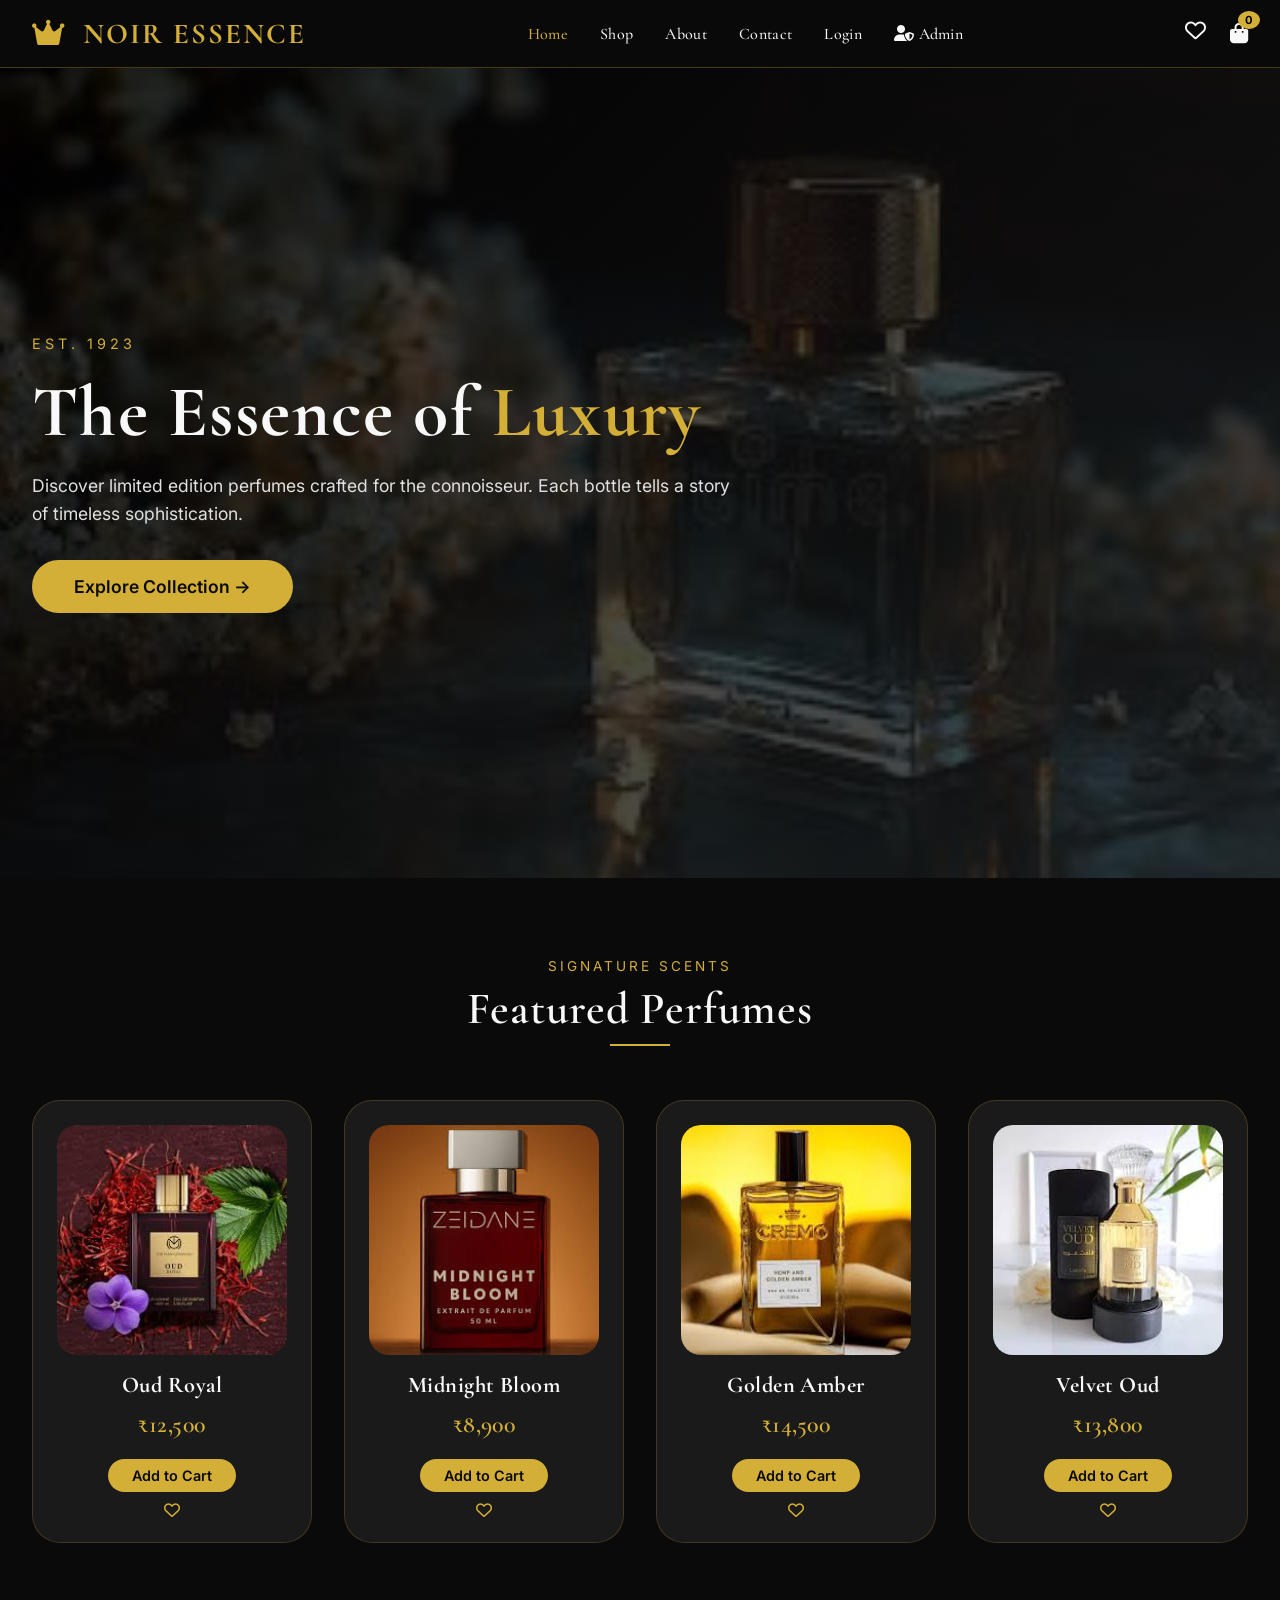
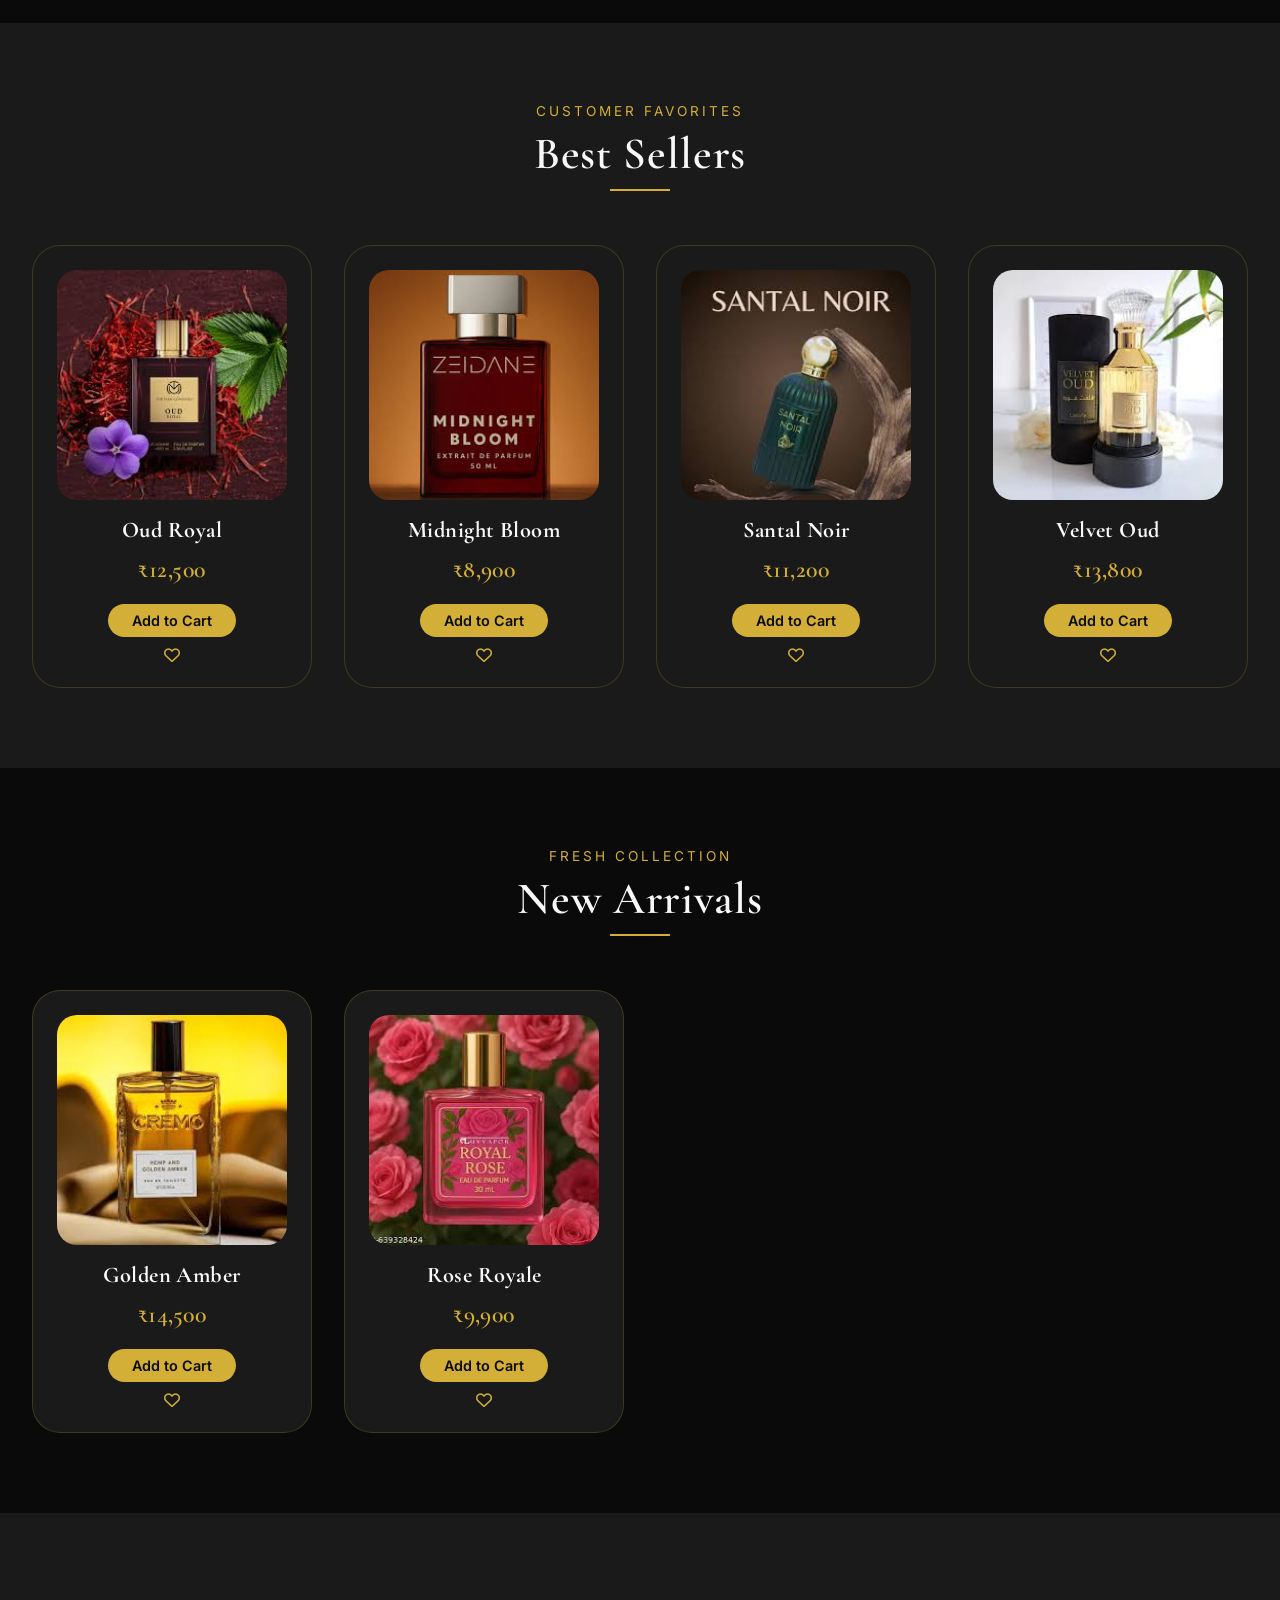
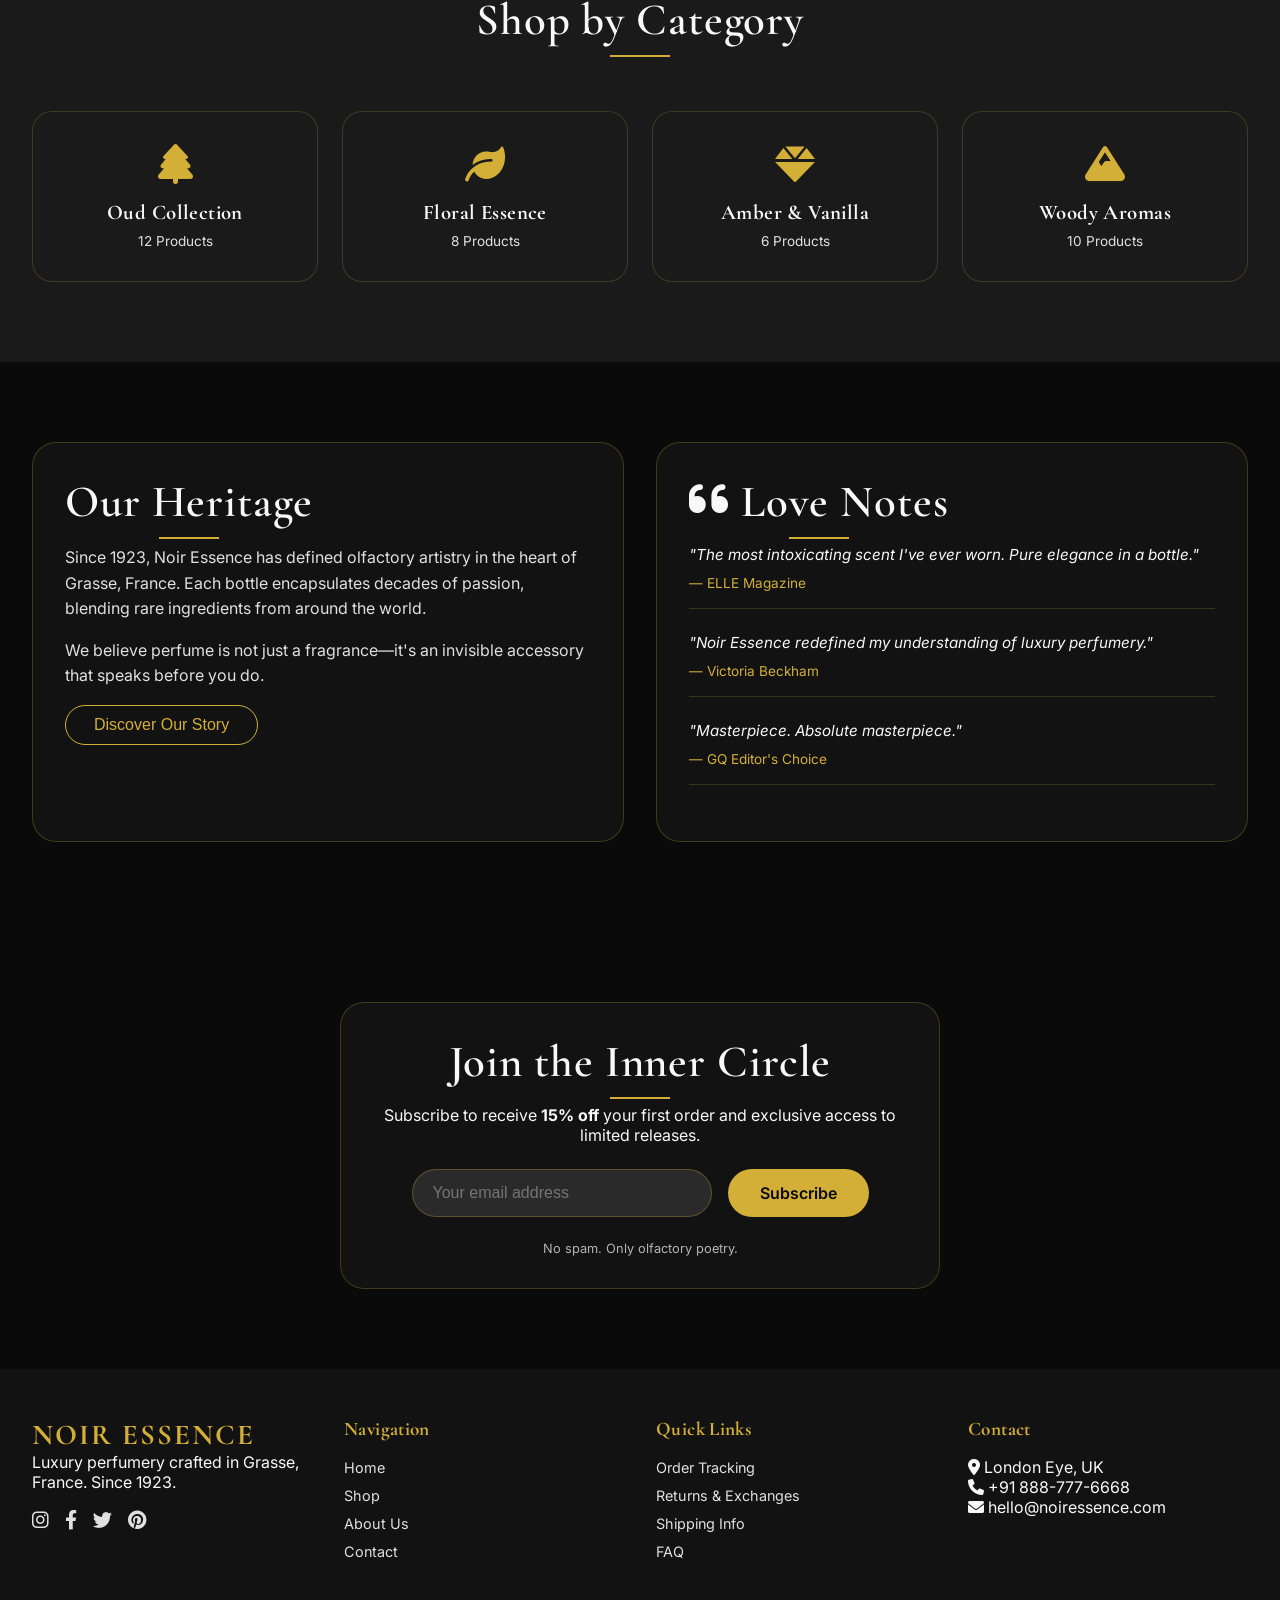
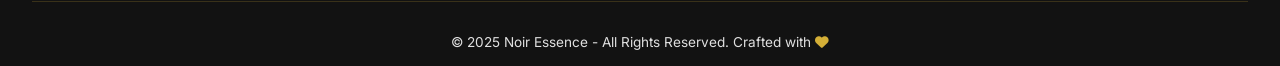
<file: index.html>
<!DOCTYPE html>
<html lang="en">
<head>
    <meta charset="UTF-8">
    <meta name="viewport" content="width=device-width, initial-scale=1.0">
    <meta name="description" content="Noir Essence - Luxury Perfume Atelier. Discover exquisite fragrances that define elegance.">
    <title>Noir Essence | Luxury Perfume Atelier</title>
    <link rel="stylesheet" href="css/style.css">
    <link rel="preconnect" href="https://fonts.googleapis.com">
    <link rel="preconnect" href="https://fonts.gstatic.com" crossorigin>
    <link href="https://fonts.googleapis.com/css2?family=Cormorant+Garamond:wght@300;400;500;600;700&family=Inter:wght@300;400;500;600;700&display=swap" rel="stylesheet">
    <link rel="stylesheet" href="https://cdnjs.cloudflare.com/ajax/libs/font-awesome/6.0.0-beta3/css/all.min.css">
</head>
<body>

<div id="loading-screen">
    <div class="loader"></div>
    <p>Unveiling Elegance...</p>
</div>

<div id="toast-msg" class="toast-notify"></div>
<div id="back-to-top" class="back-to-top"><i class="fas fa-chevron-up"></i></div>

<!-- Navbar -->
<nav class="navbar">
    <div class="container nav-container">
        <div class="logo">
            <i class="fas fa-crown"></i>
            NOIR ESSENCE
        </div>
        <div class="mobile-menu-btn">
            <i class="fas fa-bars"></i>
        </div>
        <ul class="nav-links">
            <li><a href="index.html" class="active">Home</a></li>
            <li><a href="shop.html">Shop</a></li>
            <li><a href="about.html">About</a></li>
            <li><a href="contact.html">Contact</a></li>
            <li><a href="login.html">Login</a></li>
            <li><a href="admin-login.html"><i class="fas fa-user-shield"></i> Admin</a></li>
        </ul>
        <div class="nav-icons">
            <i class="far fa-heart" onclick="window.location.href='shop.html'"></i>
            <div class="cart-icon-wrapper" onclick="window.location.href='cart.html'">
                <i class="fas fa-shopping-bag"></i>
                <span id="cart-count" class="cart-count">0</span>
            </div>
        </div>
    </div>
</nav>

<!-- Hero Section -->
<section class="hero">
    <div class="container">
        <div class="hero-content">
            <span class="hero-subtitle">EST. 1923</span>
            <h1 class="hero-title">The Essence of <span class="gold-text">Luxury</span></h1>
            <p class="hero-description">Discover limited edition perfumes crafted for the connoisseur. Each bottle tells a story of timeless sophistication.</p>
            <button class="btn-gold btn-large" onclick="location.href='shop.html'">Explore Collection →</button>
        </div>
    </div>
</section>

<!-- Featured Perfumes -->
<section class="section">
    <div class="container">
        <div class="section-header">
            <span class="section-tag">Signature Scents</span>
            <h2>Featured Perfumes</h2>
        </div>
        <div class="product-grid" id="featured-grid"></div>
    </div>
</section>

<!-- Best Sellers -->
<section class="section bg-charcoal">
    <div class="container">
        <div class="section-header">
            <span class="section-tag">Customer Favorites</span>
            <h2>Best Sellers</h2>
        </div>
        <div class="product-grid" id="bestseller-grid"></div>
    </div>
</section>

<!-- New Arrivals -->
<section class="section">
    <div class="container">
        <div class="section-header">
            <span class="section-tag">Fresh Collection</span>
            <h2>New Arrivals</h2>
        </div>
        <div class="product-grid" id="new-grid"></div>
    </div>
</section>

<!-- Categories -->
<section class="section bg-charcoal">
    <div class="container">
        <div class="section-header">
            <h2>Shop by Category</h2>
        </div>
        <div class="category-grid">
            <div class="category-card" onclick="location.href='shop.html?category=oud'">
                <i class="fas fa-tree"></i>
                <h3>Oud Collection</h3>
                <p>12 Products</p>
            </div>
            <div class="category-card" onclick="location.href='shop.html?category=floral'">
                <i class="fas fa-leaf"></i>
                <h3>Floral Essence</h3>
                <p>8 Products</p>
            </div>
            <div class="category-card" onclick="location.href='shop.html?category=amber'">
                <i class="fas fa-gem"></i>
                <h3>Amber & Vanilla</h3>
                <p>6 Products</p>
            </div>
            <div class="category-card" onclick="location.href='shop.html?category=woody'">
                <i class="fas fa-mountain"></i>
                <h3>Woody Aromas</h3>
                <p>10 Products</p>
            </div>
        </div>
    </div>
</section>

<!-- Brand Story & Testimonials -->
<section class="section">
    <div class="container">
        <div class="split-layout">
            <div class="brand-story glass-card">
                <h2>Our Heritage</h2>
                <p>Since 1923, Noir Essence has defined olfactory artistry in the heart of Grasse, France. Each bottle encapsulates decades of passion, blending rare ingredients from around the world.</p>
                <p>We believe perfume is not just a fragrance—it's an invisible accessory that speaks before you do.</p>
                <button class="btn-outline" onclick="location.href='about.html'">Discover Our Story</button>
            </div>
            <div class="testimonials glass-card">
                <h2><i class="fas fa-quote-left"></i> Love Notes</h2>
                <div class="testimonial-item">
                    <p>"The most intoxicating scent I've ever worn. Pure elegance in a bottle."</p>
                    <span class="testimonial-author">— ELLE Magazine</span>
                </div>
                <div class="testimonial-item">
                    <p>"Noir Essence redefined my understanding of luxury perfumery."</p>
                    <span class="testimonial-author">— Victoria Beckham</span>
                </div>
                <div class="testimonial-item">
                    <p>"Masterpiece. Absolute masterpiece."</p>
                    <span class="testimonial-author">— GQ Editor's Choice</span>
                </div>
            </div>
        </div>
    </div>
</section>

<!-- Newsletter -->
<section class="section newsletter">
    <div class="container">
        <div class="glass-card newsletter-card">
            <h2>Join the Inner Circle</h2>
            <p>Subscribe to receive <strong>15% off</strong> your first order and exclusive access to limited releases.</p>
            <div class="newsletter-form">
                <input type="email" placeholder="Your email address" id="newsEmail">
                <button class="btn-gold" onclick="subscribeNewsletter()">Subscribe</button>
            </div>
            <p class="newsletter-note">No spam. Only olfactory poetry.</p>
        </div>
    </div>
</section>

<!-- Footer -->
<footer>
    <div class="container">
        <div class="footer-grid">
            <div class="footer-col">
                <div class="logo">NOIR ESSENCE</div>
                <p>Luxury perfumery crafted in Grasse, France. Since 1923.</p>
                <div class="social-icons">
                    <a href="#"><i class="fab fa-instagram"></i></a>
                    <a href="#"><i class="fab fa-facebook-f"></i></a>
                    <a href="#"><i class="fab fa-twitter"></i></a>
                    <a href="#"><i class="fab fa-pinterest"></i></a>
                </div>
            </div>
            <div class="footer-col">
                <h4>Navigation</h4>
                <ul>
                    <li><a href="index.html">Home</a></li>
                    <li><a href="shop.html">Shop</a></li>
                    <li><a href="about.html">About Us</a></li>
                    <li><a href="contact.html">Contact</a></li>
                </ul>
            </div>
            <div class="footer-col">
                <h4>Quick Links</h4>
                <ul>
                    <li><a href="#">Order Tracking</a></li>
                    <li><a href="#">Returns & Exchanges</a></li>
                    <li><a href="#">Shipping Info</a></li>
                    <li><a href="#">FAQ</a></li>
                </ul>
            </div>
            <div class="footer-col">
                <h4>Contact</h4>
                <p><i class="fas fa-map-marker-alt"></i> London Eye, UK</p>
                <p><i class="fas fa-phone"></i> +91 888-777-6668</p>
                <p><i class="fas fa-envelope"></i> hello@noiressence.com</p>
            </div>
        </div>
        <div class="footer-bottom">
            <p>© 2025 Noir Essence - All Rights Reserved. Crafted with <i class="fas fa-heart" style="color: var(--gold);"></i></p>
        </div>
    </div>
</footer>

<script src="js/main.js"></script>
<script src="js/cart.js"></script>
</body>
</html>
</file>
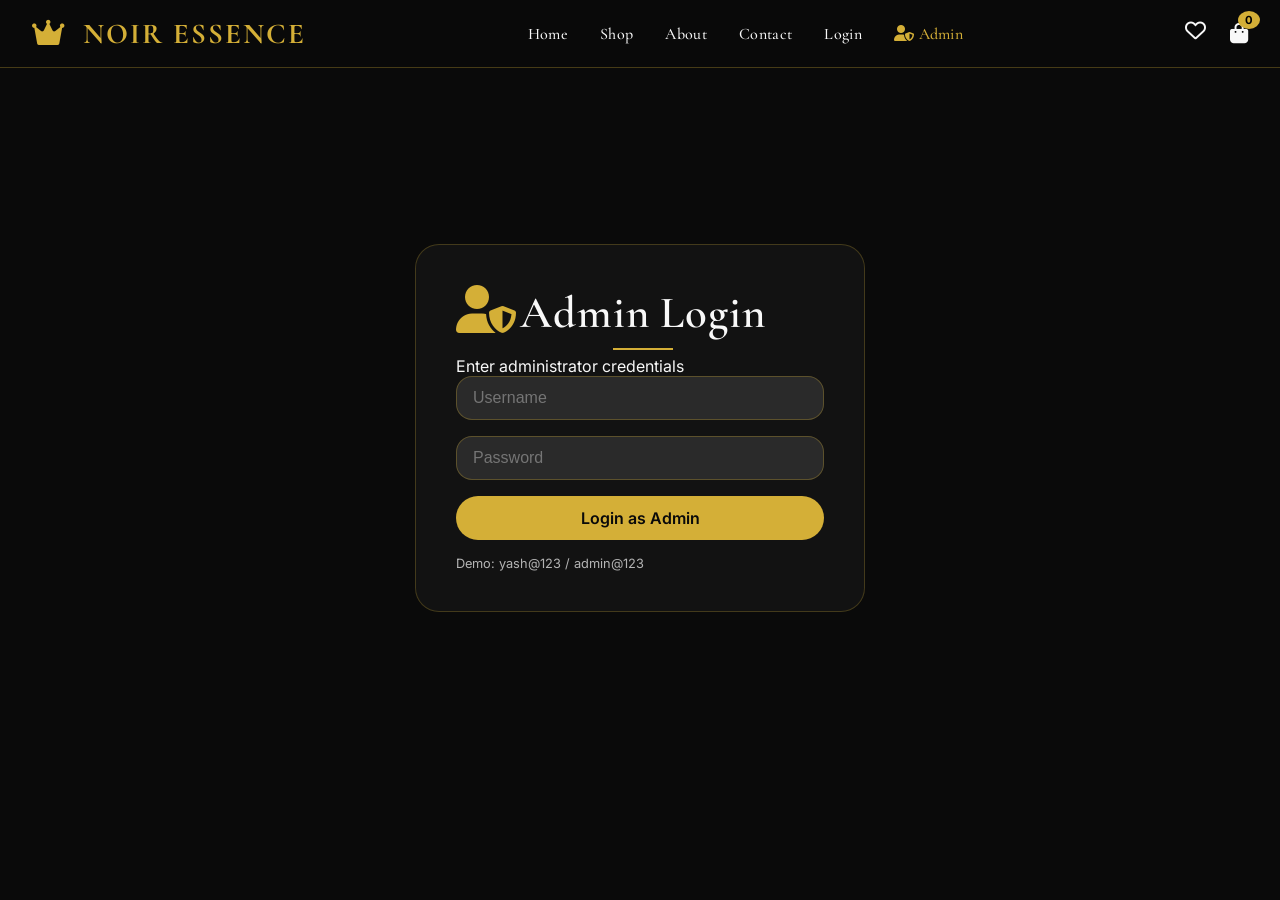
<file: admin-login.html>
<!DOCTYPE html>
<html lang="en">
<head>
    <meta charset="UTF-8">
    <meta name="viewport" content="width=device-width, initial-scale=1.0">
    <title>Admin Login - Noir Essence</title>
    <link rel="stylesheet" href="css/style.css">
    <link href="https://fonts.googleapis.com/css2?family=Cormorant+Garamond:wght@300;400;500;600;700&family=Inter:wght@300;400;500;600;700&display=swap" rel="stylesheet">
    <link rel="stylesheet" href="https://cdnjs.cloudflare.com/ajax/libs/font-awesome/6.0.0-beta3/css/all.min.css">
</head>
<body>

<div id="loading-screen"><div class="loader"></div><p>Admin Portal...</p></div>
<div id="toast-msg" class="toast-notify"></div>

<nav class="navbar">
    <div class="container nav-container">
        <div class="logo"><i class="fas fa-crown"></i> NOIR ESSENCE</div>
        <div class="mobile-menu-btn"><i class="fas fa-bars"></i></div>
        <ul class="nav-links">
            <li><a href="index.html">Home</a></li>
            <li><a href="shop.html">Shop</a></li>
            <li><a href="about.html">About</a></li>
            <li><a href="contact.html">Contact</a></li>
            <li><a href="login.html">Login</a></li>
            <li><a href="admin-login.html" class="active"><i class="fas fa-user-shield"></i> Admin</a></li>
        </ul>
        <div class="nav-icons">
            <i class="far fa-heart" onclick="window.location.href='shop.html'"></i>
            <div class="cart-icon-wrapper" onclick="window.location.href='cart.html'">
                <i class="fas fa-shopping-bag"></i>
                <span id="cart-count" class="cart-count">0</span>
            </div>
        </div>
    </div>
</nav>

<div class="auth-container">
    <div class="glass-card auth-card">
        <i class="fas fa-user-shield" style="font-size: 3rem; color: var(--gold); margin-bottom: 1rem;"></i>
        <h2>Admin Login</h2>
        <p>Enter administrator credentials</p>
        <form id="admin-login-form">
            <input type="text" placeholder="Username" id="admin-username" required>
            <input type="password" placeholder="Password" id="admin-password" required>
            <button type="submit" class="btn-gold" style="width: 100%;">Login as Admin</button>
        </form>
        <p style="margin-top: 1rem; font-size: 0.8rem; opacity: 0.7;">Demo: yash@123 / admin@123</p>
    </div>
</div>

<script src="js/main.js"></script>
<script>
    document.getElementById('admin-login-form')?.addEventListener('submit', (e) => {
        e.preventDefault();
        const username = document.getElementById('admin-username').value;
        const password = document.getElementById('admin-password').value;
        
        // UPDATED CREDENTIALS
        if (username === 'yash@123' && password === 'admin@123') {
            localStorage.setItem('adminLoggedIn', 'true');
            localStorage.setItem('adminUsername', username);
            showToast('Welcome Admin Yash! ✨');
            setTimeout(() => {
                window.location.href = 'admin-dashboard.html';
            }, 1000);
        } else {
            showToast('Invalid credentials! Use yash@123 / admin@123', true);
        }
    });
</script>
</body>
</html>
</file>
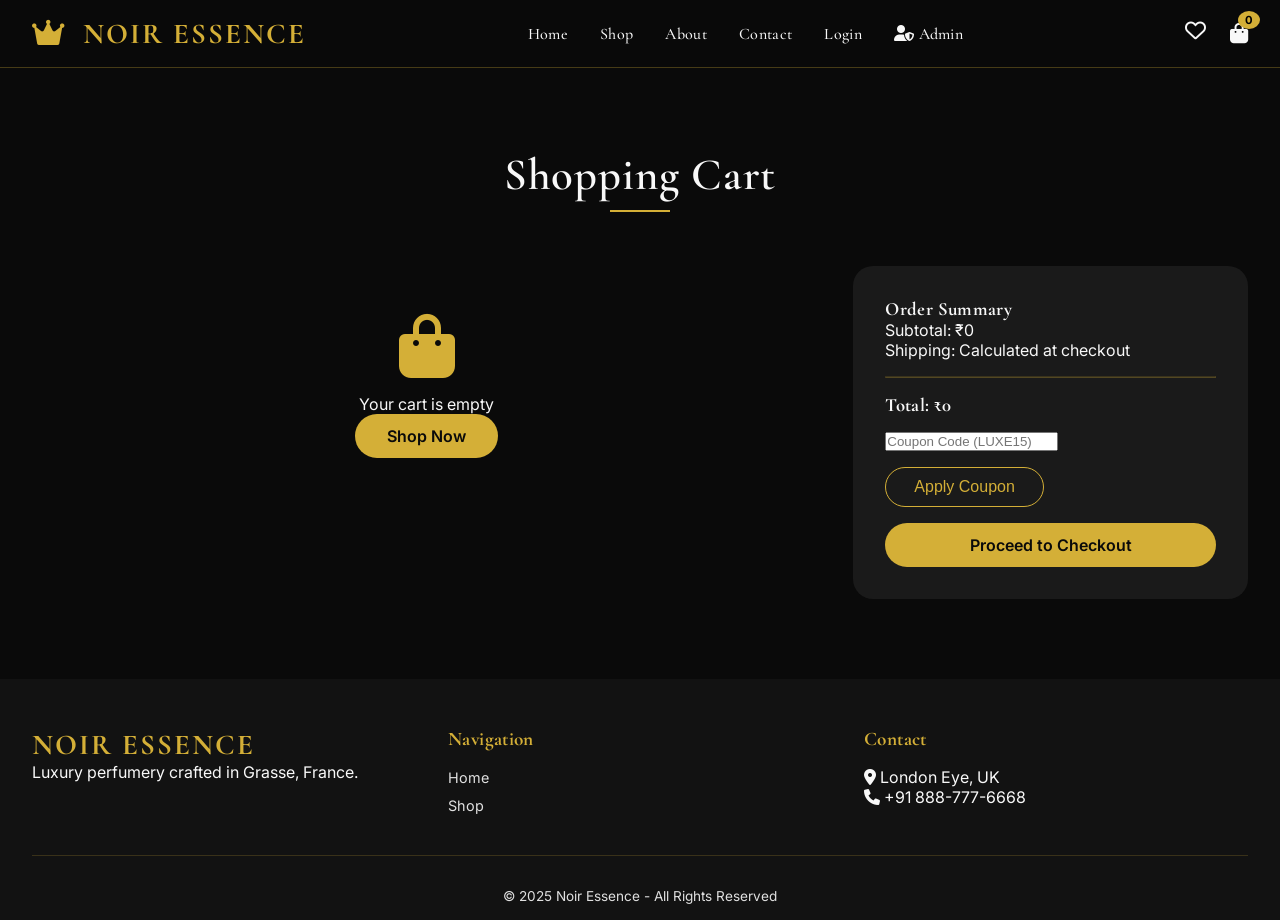
<file: cart.html>
<!DOCTYPE html>
<html lang="en">
<head>
    <meta charset="UTF-8">
    <meta name="viewport" content="width=device-width, initial-scale=1.0">
    <title>Cart - Noir Essence</title>
    <link rel="stylesheet" href="css/style.css">
    <link href="https://fonts.googleapis.com/css2?family=Cormorant+Garamond:wght@300;400;500;600;700&family=Inter:wght@300;400;500;600;700&display=swap" rel="stylesheet">
    <link rel="stylesheet" href="https://cdnjs.cloudflare.com/ajax/libs/font-awesome/6.0.0-beta3/css/all.min.css">
</head>
<body>

<div id="loading-screen"><div class="loader"></div><p>Loading Cart...</p></div>
<div id="toast-msg" class="toast-notify"></div>
<div id="back-to-top" class="back-to-top"><i class="fas fa-chevron-up"></i></div>

<nav class="navbar">
    <div class="container nav-container">
        <div class="logo"><i class="fas fa-crown"></i> NOIR ESSENCE</div>
        <div class="mobile-menu-btn"><i class="fas fa-bars"></i></div>
        <ul class="nav-links">
            <li><a href="index.html">Home</a></li>
            <li><a href="shop.html">Shop</a></li>
            <li><a href="about.html">About</a></li>
            <li><a href="contact.html">Contact</a></li>
            <li><a href="login.html">Login</a></li>
            <li><a href="admin-login.html"><i class="fas fa-user-shield"></i> Admin</a></li>
        </ul>
        <div class="nav-icons">
            <i class="far fa-heart" style="cursor:pointer" onclick="window.location.href='shop.html'"></i>
            <div class="cart-icon-wrapper" onclick="window.location.href='cart.html'">
                <i class="fas fa-shopping-bag"></i>
                <span id="cart-count" class="cart-count">0</span>
            </div>
        </div>
    </div>
</nav>

<section class="section">
    <div class="container">
        <div class="section-header"><h2>Shopping Cart</h2></div>
        <div style="display: grid; grid-template-columns: 2fr 1fr; gap: 2rem;">
            <div id="cart-items"></div>
            <div class="cart-summary">
                <h3>Order Summary</h3>
                <p>Subtotal: <span id="subtotal">₹0</span></p>
                <p>Shipping: Calculated at checkout</p>
                <hr style="margin: 1rem 0; border-color: rgba(212,175,55,0.3);">
                <h3>Total: <span id="cart-total">₹0</span></h3>
                <input type="text" id="coupon-input" placeholder="Coupon Code (LUXE15)" style="margin: 1rem 0;">
                <button class="btn-outline" onclick="applyCoupon()">Apply Coupon</button>
                <button class="btn-gold" style="width: 100%; margin-top: 1rem;" onclick="window.location.href='checkout.html'">Proceed to Checkout</button>
            </div>
        </div>
    </div>
</section>

<footer>
    <div class="container">
        <div class="footer-grid">
            <div class="footer-col"><div class="logo">NOIR ESSENCE</div><p>Luxury perfumery crafted in Grasse, France.</p></div>
            <div class="footer-col"><h4>Navigation</h4><ul><li><a href="index.html">Home</a></li><li><a href="shop.html">Shop</a></li></ul></div>
            <div class="footer-col"><h4>Contact</h4><p><i class="fas fa-map-marker-alt"></i> London Eye, UK</p><p><i class="fas fa-phone"></i> +91 888-777-6668</p></div>
        </div>
        <div class="footer-bottom"><p>© 2025 Noir Essence - All Rights Reserved</p></div>
    </div>
</footer>

<script src="js/main.js"></script>
<script src="js/cart.js"></script>
</body>
</html>
</file>
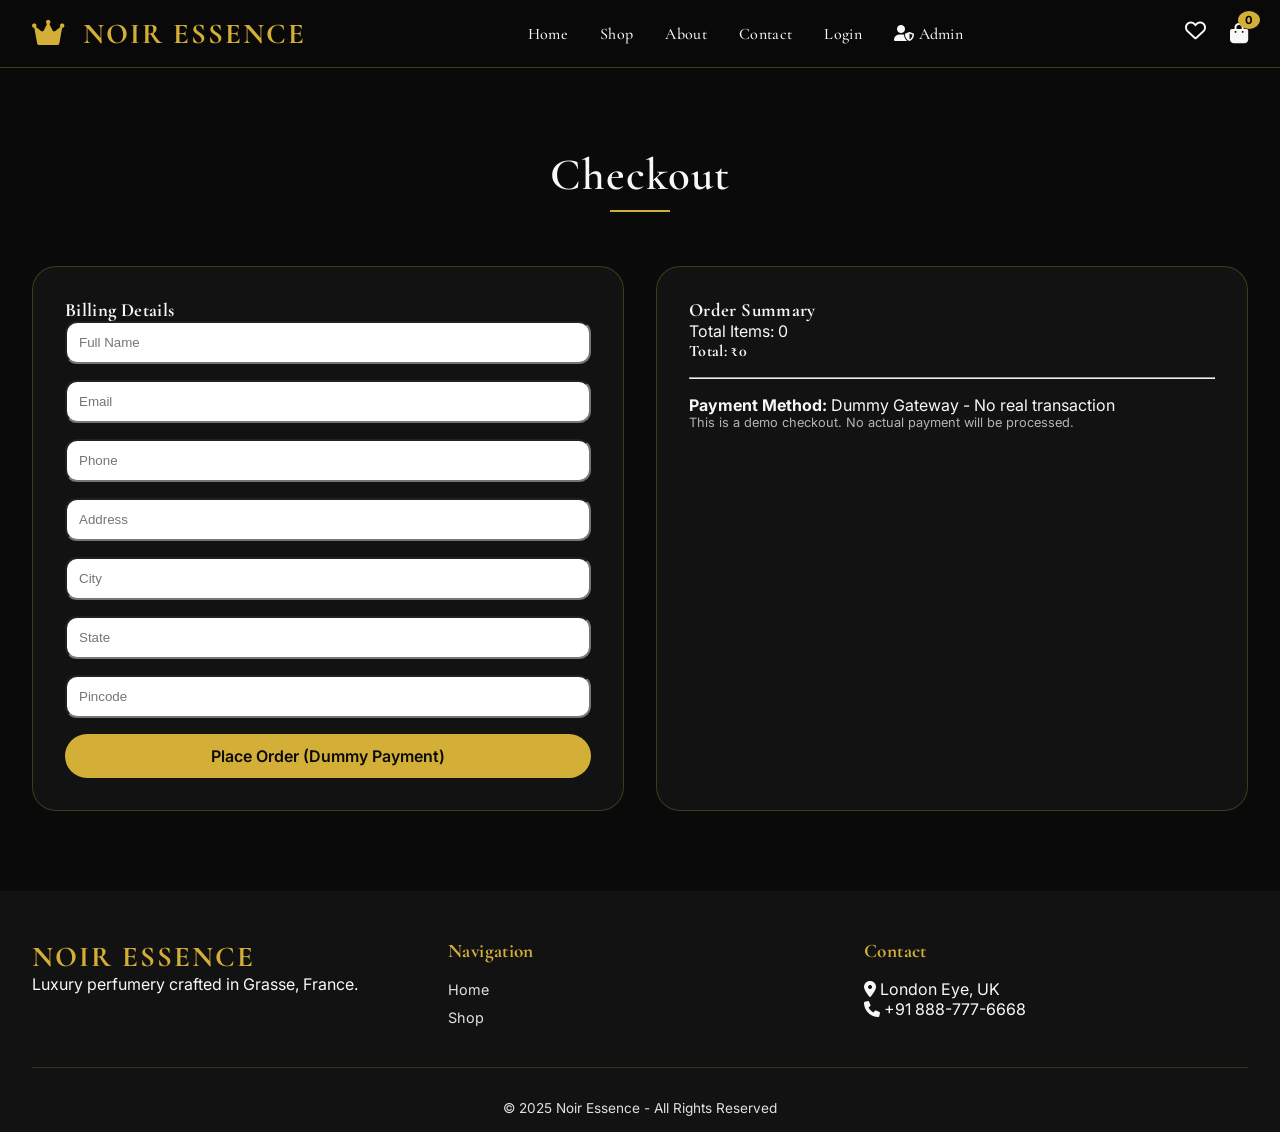
<file: checkout.html>
<!DOCTYPE html>
<html lang="en">
<head>
    <meta charset="UTF-8">
    <meta name="viewport" content="width=device-width, initial-scale=1.0">
    <title>Checkout - Noir Essence</title>
    <link rel="stylesheet" href="css/style.css">
    <link href="https://fonts.googleapis.com/css2?family=Cormorant+Garamond:wght@300;400;500;600;700&family=Inter:wght@300;400;500;600;700&display=swap" rel="stylesheet">
    <link rel="stylesheet" href="https://cdnjs.cloudflare.com/ajax/libs/font-awesome/6.0.0-beta3/css/all.min.css">
</head>
<body>

<div id="loading-screen"><div class="loader"></div><p>Preparing Checkout...</p></div>
<div id="toast-msg" class="toast-notify"></div>
<div id="back-to-top" class="back-to-top"><i class="fas fa-chevron-up"></i></div>

<nav class="navbar">
    <div class="container nav-container">
        <div class="logo"><i class="fas fa-crown"></i> NOIR ESSENCE</div>
        <div class="mobile-menu-btn"><i class="fas fa-bars"></i></div>
        <ul class="nav-links">
            <li><a href="index.html">Home</a></li>
            <li><a href="shop.html">Shop</a></li>
            <li><a href="about.html">About</a></li>
            <li><a href="contact.html">Contact</a></li>
            <li><a href="login.html">Login</a></li>
            <li><a href="admin-login.html"><i class="fas fa-user-shield"></i> Admin</a></li>
        </ul>
        <div class="nav-icons">
            <i class="far fa-heart" style="cursor:pointer" onclick="window.location.href='shop.html'"></i>
            <div class="cart-icon-wrapper" onclick="window.location.href='cart.html'">
                <i class="fas fa-shopping-bag"></i>
                <span id="cart-count" class="cart-count">0</span>
            </div>
        </div>
    </div>
</nav>

<section class="section">
    <div class="container">
        <div class="section-header"><h2>Checkout</h2></div>
        <div style="display: grid; grid-template-columns: 1fr 1fr; gap: 2rem;">
            <div class="glass-card">
                <h3>Billing Details</h3>
                <form id="checkout-form">
                    <input type="text" placeholder="Full Name" required style="margin-bottom: 1rem; width: 100%; padding: 12px; border-radius: 12px;">
                    <input type="email" placeholder="Email" required style="margin-bottom: 1rem; width: 100%; padding: 12px; border-radius: 12px;">
                    <input type="tel" placeholder="Phone" style="margin-bottom: 1rem; width: 100%; padding: 12px; border-radius: 12px;">
                    <input type="text" placeholder="Address" style="margin-bottom: 1rem; width: 100%; padding: 12px; border-radius: 12px;">
                    <input type="text" placeholder="City" style="margin-bottom: 1rem; width: 100%; padding: 12px; border-radius: 12px;">
                    <input type="text" placeholder="State" style="margin-bottom: 1rem; width: 100%; padding: 12px; border-radius: 12px;">
                    <input type="text" placeholder="Pincode" style="margin-bottom: 1rem; width: 100%; padding: 12px; border-radius: 12px;">
                    <button type="submit" class="btn-gold" style="width: 100%;">Place Order (Dummy Payment)</button>
                </form>
            </div>
            <div class="glass-card">
                <h3>Order Summary</h3>
                <div id="checkout-summary"></div>
                <hr style="margin: 1rem 0;">
                <p><strong>Payment Method:</strong> Dummy Gateway - No real transaction</p>
                <p style="font-size: 0.8rem; opacity: 0.7;">This is a demo checkout. No actual payment will be processed.</p>
            </div>
        </div>
    </div>
</section>

<footer>
    <div class="container">
        <div class="footer-grid">
            <div class="footer-col"><div class="logo">NOIR ESSENCE</div><p>Luxury perfumery crafted in Grasse, France.</p></div>
            <div class="footer-col"><h4>Navigation</h4><ul><li><a href="index.html">Home</a></li><li><a href="shop.html">Shop</a></li></ul></div>
            <div class="footer-col"><h4>Contact</h4><p><i class="fas fa-map-marker-alt"></i> London Eye, UK</p><p><i class="fas fa-phone"></i> +91 888-777-6668</p></div>
        </div>
        <div class="footer-bottom"><p>© 2025 Noir Essence - All Rights Reserved</p></div>
    </div>
</footer>

<script src="js/main.js"></script>
<script src="js/cart.js"></script>
<script>
    const total = getCartTotal();
    document.getElementById('checkout-summary').innerHTML = `
        <p>Total Items: ${cart.reduce((a,b)=>a+b.quantity,0)}</p>
        <h4>Total: ₹${total.toLocaleString()}</h4>
    `;
    
    document.getElementById('checkout-form').addEventListener('submit', (e) => {
        e.preventDefault();
        const orderId = 'NOIR' + Math.floor(Math.random() * 100000);
        localStorage.removeItem('luxury_cart');
        showToast(`✅ Payment Successful! Order ID: ${orderId}`);
        setTimeout(() => window.location.href = 'index.html', 2000);
    });
</script>
</body>
</html>
</file>
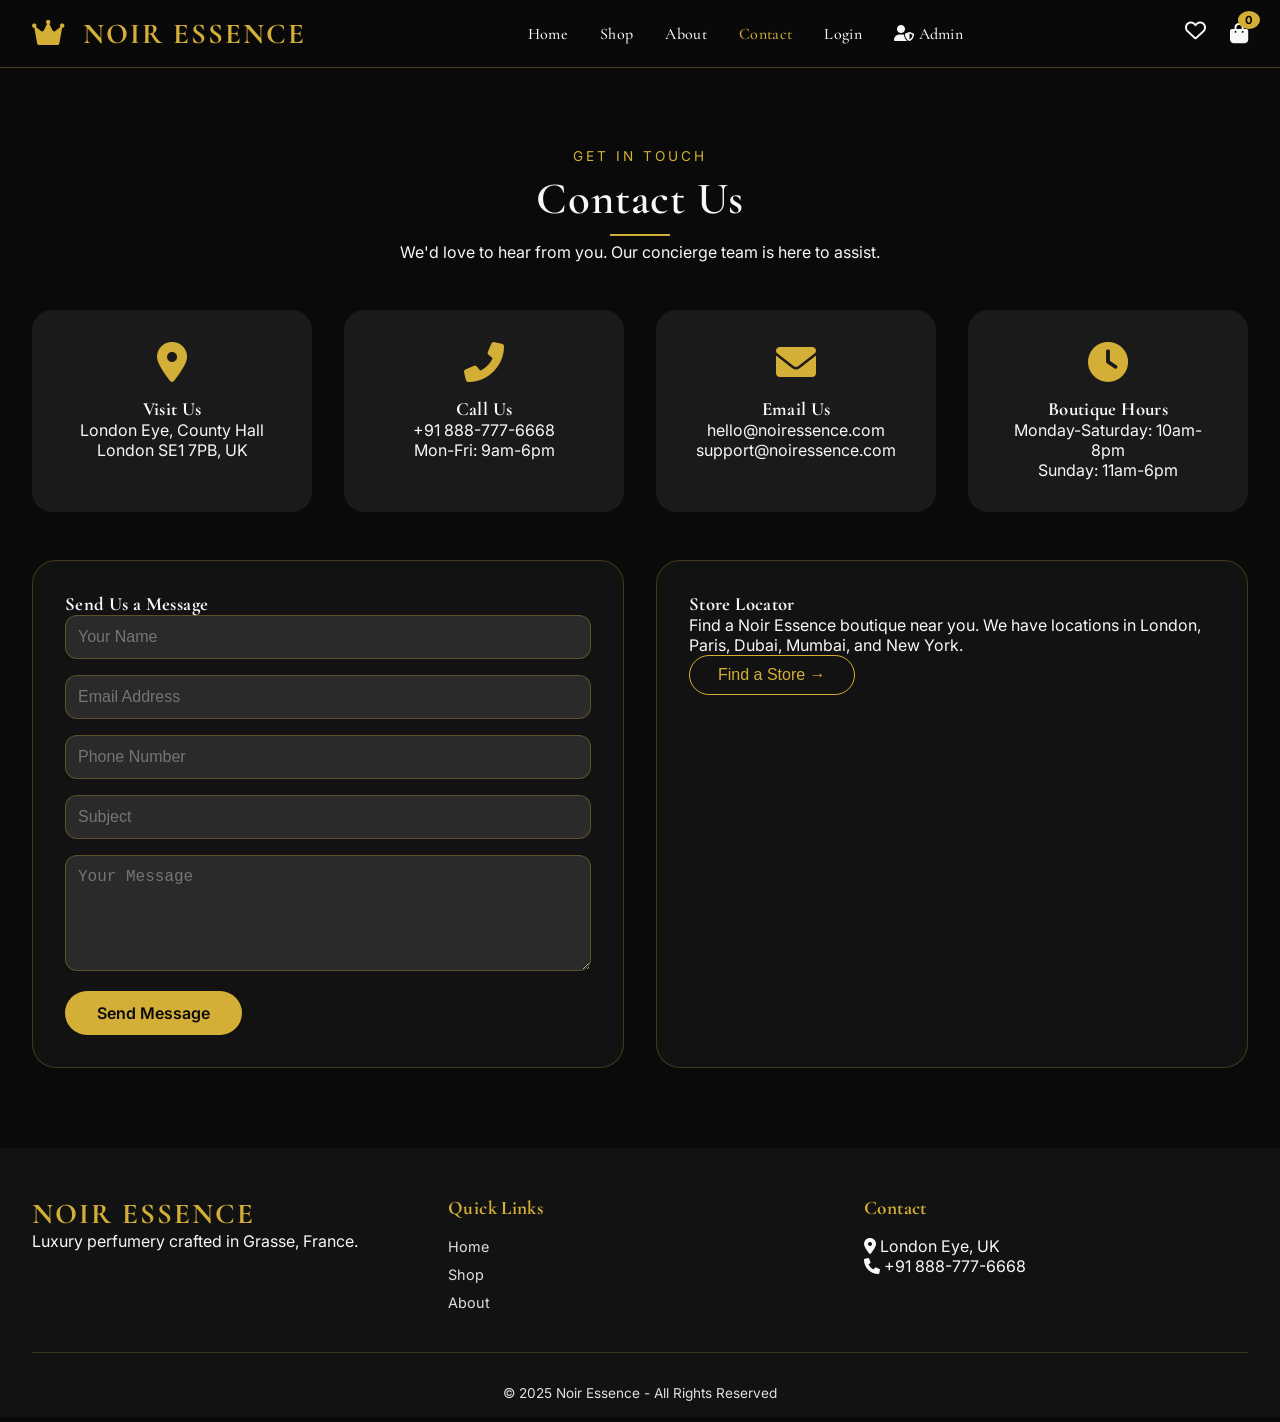
<file: contact.html>
<!DOCTYPE html>
<html lang="en">
<head>
    <meta charset="UTF-8">
    <meta name="viewport" content="width=device-width, initial-scale=1.0">
    <title>Contact - Noir Essence</title>
    <link rel="stylesheet" href="css/style.css">
    <link href="https://fonts.googleapis.com/css2?family=Cormorant+Garamond:wght@300;400;500;600;700&family=Inter:wght@300;400;500;600;700&display=swap" rel="stylesheet">
    <link rel="stylesheet" href="https://cdnjs.cloudflare.com/ajax/libs/font-awesome/6.0.0-beta3/css/all.min.css">
</head>
<body>

<div id="loading-screen"><div class="loader"></div><p>Connecting You...</p></div>
<div id="toast-msg" class="toast-notify"></div>
<div id="back-to-top" class="back-to-top"><i class="fas fa-chevron-up"></i></div>

<nav class="navbar">
    <div class="container nav-container">
        <div class="logo"><i class="fas fa-crown"></i> NOIR ESSENCE</div>
        <div class="mobile-menu-btn"><i class="fas fa-bars"></i></div>
        <ul class="nav-links">
            <li><a href="index.html">Home</a></li>
            <li><a href="shop.html">Shop</a></li>
            <li><a href="about.html">About</a></li>
            <li><a href="contact.html" class="active">Contact</a></li>
            <li><a href="login.html">Login</a></li>
            <li><a href="admin-login.html"><i class="fas fa-user-shield"></i> Admin</a></li>
        </ul>
        <div class="nav-icons">
            <i class="far fa-heart" style="cursor:pointer" onclick="window.location.href='shop.html'"></i>
            <div class="cart-icon-wrapper" onclick="window.location.href='cart.html'">
                <i class="fas fa-shopping-bag"></i>
                <span id="cart-count" class="cart-count">0</span>
            </div>
        </div>
    </div>
</nav>

<section class="section">
    <div class="container">
        <div class="section-header">
            <span class="section-tag">Get In Touch</span>
            <h2>Contact Us</h2>
            <p>We'd love to hear from you. Our concierge team is here to assist.</p>
        </div>

        <div class="contact-info-grid">
            <div class="contact-card">
                <i class="fas fa-map-marker-alt"></i>
                <h3>Visit Us</h3>
                <p>London Eye, County Hall<br>London SE1 7PB, UK</p>
            </div>
            <div class="contact-card">
                <i class="fas fa-phone-alt"></i>
                <h3>Call Us</h3>
                <p>+91 888-777-6668<br>Mon-Fri: 9am-6pm</p>
            </div>
            <div class="contact-card">
                <i class="fas fa-envelope"></i>
                <h3>Email Us</h3>
                <p>hello@noiressence.com<br>support@noiressence.com</p>
            </div>
            <div class="contact-card">
                <i class="fas fa-clock"></i>
                <h3>Boutique Hours</h3>
                <p>Monday-Saturday: 10am-8pm<br>Sunday: 11am-6pm</p>
            </div>
        </div>

        <div class="split-layout">
            <div class="glass-card contact-form">
                <h3>Send Us a Message</h3>
                <form id="contact-form">
                    <input type="text" placeholder="Your Name" required style="margin-bottom: 1rem; width: 100%; padding: 12px; border-radius: 12px;">
                    <input type="email" placeholder="Email Address" required style="margin-bottom: 1rem; width: 100%; padding: 12px; border-radius: 12px;">
                    <input type="tel" placeholder="Phone Number" style="margin-bottom: 1rem; width: 100%; padding: 12px; border-radius: 12px;">
                    <input type="text" placeholder="Subject" style="margin-bottom: 1rem; width: 100%; padding: 12px; border-radius: 12px;">
                    <textarea rows="5" placeholder="Your Message" required style="margin-bottom: 1rem; width: 100%; padding: 12px; border-radius: 12px;"></textarea>
                    <button type="submit" class="btn-gold">Send Message</button>
                </form>
            </div>
            <div class="glass-card">
                <h3>Store Locator</h3>
                <p>Find a Noir Essence boutique near you. We have locations in London, Paris, Dubai, Mumbai, and New York.</p>
                <button class="btn-outline" onclick="showToast('Store locator coming soon!')">Find a Store →</button>
                <div class="map-container" style="margin-top: 1rem;">
                    <iframe src="https://www.google.com/maps/embed?pb=!1m18!1m12!1m3!1d2483.680492639458!2d-0.119092684229311!3d51.50332497963578!2m3!1f0!2f0!3f0!3m2!1i1024!2i768!4f13.1!3m3!1m2!1s0x487604b900d26973%3A0x4291f3172409ea5a!2sLondon%20Eye!5e0!3m2!1sen!2suk!4v1700000000000!5m2!1sen!2suk" width="100%" height="250" style="border:0;" allowfullscreen="" loading="lazy"></iframe>
                </div>
            </div>
        </div>
    </div>
</section>

<footer>
    <div class="container">
        <div class="footer-grid">
            <div class="footer-col"><div class="logo">NOIR ESSENCE</div><p>Luxury perfumery crafted in Grasse, France.</p></div>
            <div class="footer-col"><h4>Quick Links</h4><ul><li><a href="index.html">Home</a></li><li><a href="shop.html">Shop</a></li><li><a href="about.html">About</a></li></ul></div>
            <div class="footer-col"><h4>Contact</h4><p><i class="fas fa-map-marker-alt"></i> London Eye, UK</p><p><i class="fas fa-phone"></i> +91 888-777-6668</p></div>
        </div>
        <div class="footer-bottom"><p>© 2025 Noir Essence - All Rights Reserved</p></div>
    </div>
</footer>

<script src="js/main.js"></script>
<script src="js/cart.js"></script>
<script>
    document.getElementById('contact-form')?.addEventListener('submit', (e) => {
        e.preventDefault();
        showToast('Thank you! We\'ll respond within 24 hours.');
        e.target.reset();
    });
</script>
</body>
</html>
</file>
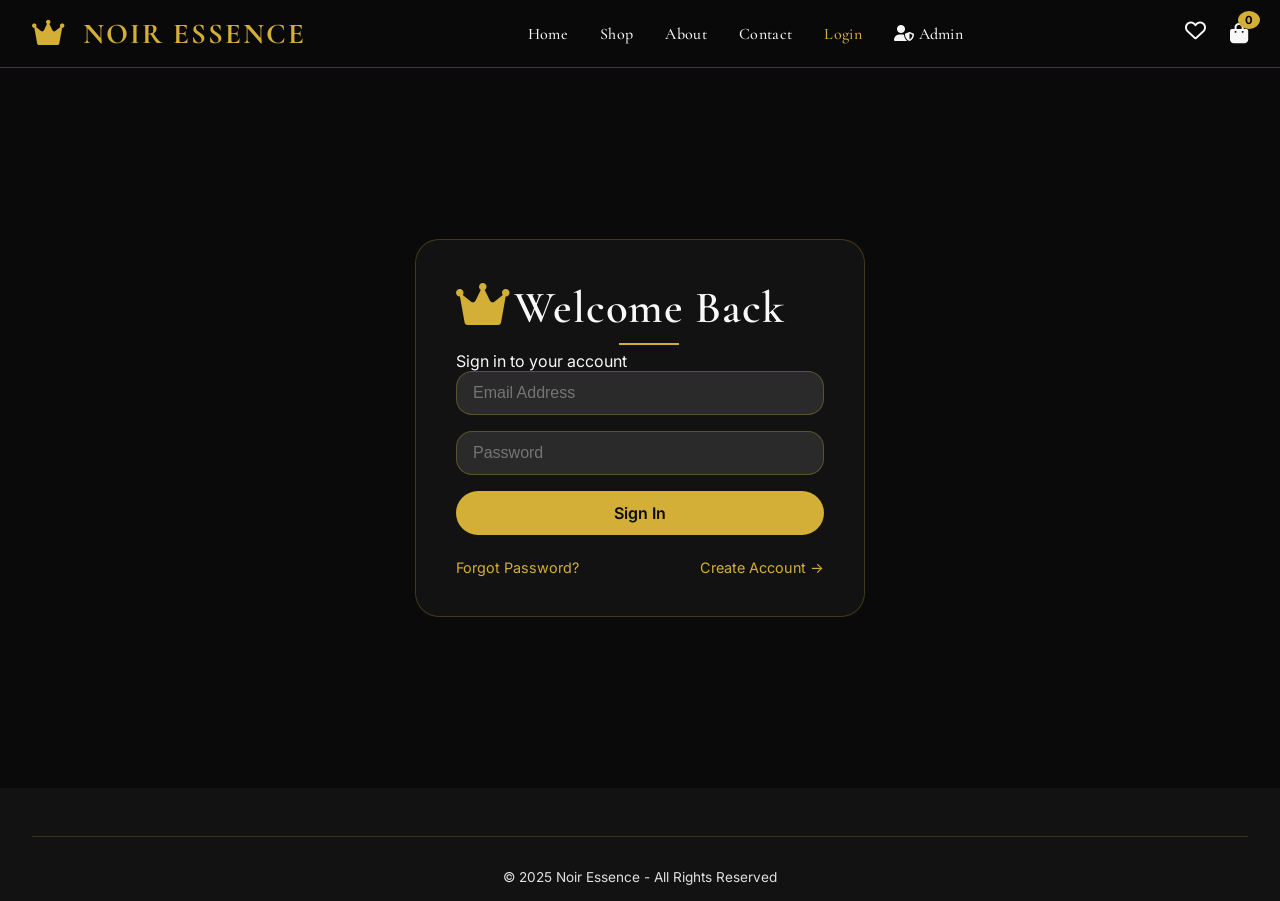
<file: login.html>
<!DOCTYPE html>
<html lang="en">
<head>
    <meta charset="UTF-8">
    <meta name="viewport" content="width=device-width, initial-scale=1.0">
    <title>Login - Noir Essence</title>
    <link rel="stylesheet" href="css/style.css">
    <link href="https://fonts.googleapis.com/css2?family=Cormorant+Garamond:wght@300;400;500;600;700&family=Inter:wght@300;400;500;600;700&display=swap" rel="stylesheet">
    <link rel="stylesheet" href="https://cdnjs.cloudflare.com/ajax/libs/font-awesome/6.0.0-beta3/css/all.min.css">
</head>
<body>

<div id="loading-screen"><div class="loader"></div><p>Welcome Back...</p></div>
<div id="toast-msg" class="toast-notify"></div>

<nav class="navbar">
    <div class="container nav-container">
        <div class="logo"><i class="fas fa-crown"></i> NOIR ESSENCE</div>
        <div class="mobile-menu-btn"><i class="fas fa-bars"></i></div>
        <ul class="nav-links">
            <li><a href="index.html">Home</a></li>
            <li><a href="shop.html">Shop</a></li>
            <li><a href="about.html">About</a></li>
            <li><a href="contact.html">Contact</a></li>
            <li><a href="login.html" class="active">Login</a></li>
            <li><a href="admin-login.html"><i class="fas fa-user-shield"></i> Admin</a></li>
        </ul>
        <div class="nav-icons">
            <i class="far fa-heart" onclick="window.location.href='shop.html'"></i>
            <div class="cart-icon-wrapper" onclick="window.location.href='cart.html'">
                <i class="fas fa-shopping-bag"></i>
                <span id="cart-count" class="cart-count">0</span>
            </div>
        </div>
    </div>
</nav>

<div class="auth-container">
    <div class="glass-card auth-card">
        <i class="fas fa-crown" style="font-size: 3rem; color: var(--gold); margin-bottom: 1rem;"></i>
        <h2>Welcome Back</h2>
        <p>Sign in to your account</p>
        <form id="login-form">
            <input type="email" placeholder="Email Address" id="login-email" required>
            <input type="password" placeholder="Password" id="login-password" required>
            <button type="submit" class="btn-gold" style="width: 100%;">Sign In</button>
        </form>
        <div class="auth-links">
            <a href="#">Forgot Password?</a>
            <a href="register.html">Create Account →</a>
        </div>
    </div>
</div>

<footer style="margin-top: 0;">
    <div class="container">
        <div class="footer-bottom"><p>© 2025 Noir Essence - All Rights Reserved</p></div>
    </div>
</footer>

<script src="js/main.js"></script>
<script src="js/cart.js"></script>
<script>
    document.getElementById('login-form')?.addEventListener('submit', (e) => {
        e.preventDefault();
        const email = document.getElementById('login-email').value;
        if (email) {
            localStorage.setItem('loggedInUser', email);
            showToast(`Welcome back! ✨`);
            setTimeout(() => window.location.href = 'index.html', 1000);
        }
    });
</script>
</body>
</html>
</file>
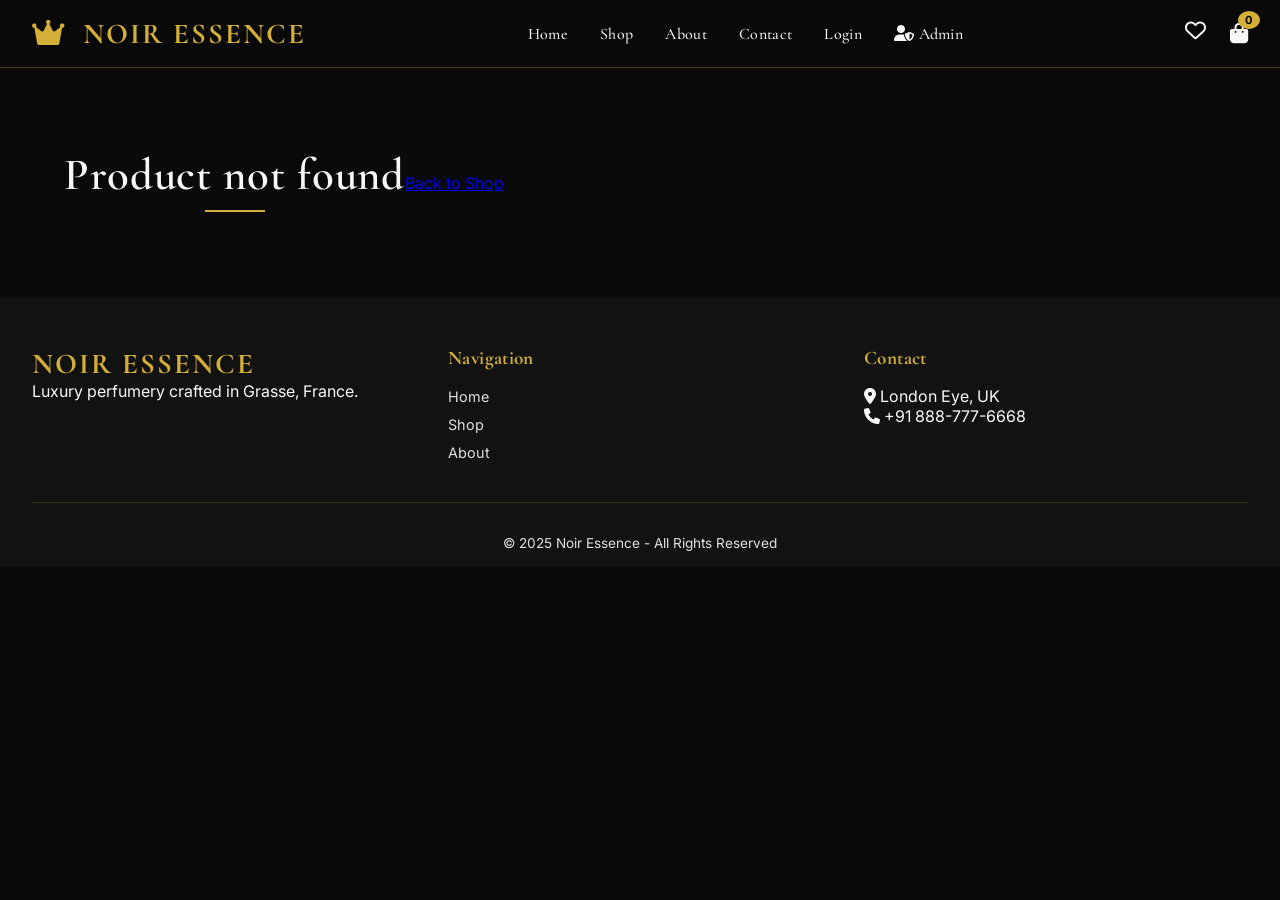
<file: product-details.html>
<!DOCTYPE html>
<html lang="en">
<head>
    <meta charset="UTF-8">
    <meta name="viewport" content="width=device-width, initial-scale=1.0">
    <title>Product Details - Noir Essence</title>
    <link rel="stylesheet" href="css/style.css">
    <link href="https://fonts.googleapis.com/css2?family=Cormorant+Garamond:wght@300;400;500;600;700&family=Inter:wght@300;400;500;600;700&display=swap" rel="stylesheet">
    <link rel="stylesheet" href="https://cdnjs.cloudflare.com/ajax/libs/font-awesome/6.0.0-beta3/css/all.min.css">
    <style>
        .product-gallery {
            display: flex;
            gap: 1rem;
            flex-wrap: wrap;
        }
        .main-image {
            flex: 2;
            border-radius: 24px;
            overflow: hidden;
            cursor: zoom-in;
        }
        .main-image img {
            width: 100%;
            transition: transform 0.3s;
        }
        .main-image img:hover {
            transform: scale(1.05);
        }
        .thumbnail-list {
            flex: 1;
            display: flex;
            flex-direction: column;
            gap: 1rem;
        }
        .thumbnail-list img {
            width: 100%;
            border-radius: 16px;
            cursor: pointer;
            opacity: 0.6;
            transition: 0.3s;
        }
        .thumbnail-list img.active, .thumbnail-list img:hover {
            opacity: 1;
            border: 2px solid var(--gold);
        }
        .rating {
            color: var(--gold);
            margin: 1rem 0;
        }
        .notes-section {
            background: var(--charcoal);
            padding: 1.5rem;
            border-radius: 20px;
            margin: 1rem 0;
        }
        @media (max-width: 768px) {
            .product-gallery { flex-direction: column; }
            .thumbnail-list { flex-direction: row; }
        }
    </style>
</head>
<body>

<div id="loading-screen"><div class="loader"></div><p>Revealing the Scent...</p></div>
<div id="toast-msg" class="toast-notify"></div>
<div id="back-to-top" class="back-to-top"><i class="fas fa-chevron-up"></i></div>

<nav class="navbar">
    <div class="container nav-container">
        <div class="logo"><i class="fas fa-crown"></i> NOIR ESSENCE</div>
        <div class="mobile-menu-btn"><i class="fas fa-bars"></i></div>
        <ul class="nav-links">
            <li><a href="index.html">Home</a></li>
            <li><a href="shop.html">Shop</a></li>
            <li><a href="about.html">About</a></li>
            <li><a href="contact.html">Contact</a></li>
            <li><a href="login.html">Login</a></li>
            <li><a href="admin-login.html"><i class="fas fa-user-shield"></i> Admin</a></li>
        </ul>
        <div class="nav-icons">
            <i class="far fa-heart" style="cursor:pointer" onclick="window.location.href='shop.html'"></i>
            <div class="cart-icon-wrapper" onclick="window.location.href='cart.html'">
                <i class="fas fa-shopping-bag"></i>
                <span id="cart-count" class="cart-count">0</span>
            </div>
        </div>
    </div>
</nav>

<section class="section">
    <div class="container" id="product-detail-container"></div>
</section>

<footer>
    <div class="container">
        <div class="footer-grid">
            <div class="footer-col"><div class="logo">NOIR ESSENCE</div><p>Luxury perfumery crafted in Grasse, France.</p></div>
            <div class="footer-col"><h4>Navigation</h4><ul><li><a href="index.html">Home</a></li><li><a href="shop.html">Shop</a></li><li><a href="about.html">About</a></li></ul></div>
            <div class="footer-col"><h4>Contact</h4><p><i class="fas fa-map-marker-alt"></i> London Eye, UK</p><p><i class="fas fa-phone"></i> +91 888-777-6668</p></div>
        </div>
        <div class="footer-bottom"><p>© 2025 Noir Essence - All Rights Reserved</p></div>
    </div>
</footer>

<script src="js/main.js"></script>
<script src="js/cart.js"></script>
<script>
    const urlParams = new URLSearchParams(window.location.search);
    const productId = parseInt(urlParams.get('id'));
    const product = window.products.find(p => p.id === productId);
    
    if (product) {
        document.getElementById('product-detail-container').innerHTML = `
            <div style="display: grid; grid-template-columns: 1fr 1fr; gap: 3rem;">
                <div class="product-gallery">
                    <div class="main-image"><img src="${product.image}" alt="${product.name}" id="mainImg"></div>
                    <div class="thumbnail-list">
                        <img src="${product.image}" class="active" onclick="document.getElementById('mainImg').src='${product.image}'">
                        <img src="${product.image}" onclick="document.getElementById('mainImg').src='${product.image}'">
                        <img src="${product.image}" onclick="document.getElementById('mainImg').src='${product.image}'">
                    </div>
                </div>
                <div>
                    <h1>${product.name}</h1>
                    <div class="rating"><i class="fas fa-star"></i> ${product.rating} (${product.reviews} reviews)</div>
                    <div class="price" style="font-size: 2rem;">₹${product.price.toLocaleString()}</div>
                    <p>${product.description}</p>
                    <div class="notes-section"><strong>Fragrance Notes</strong><br>${product.notes}</div>
                    <div style="display: flex; gap: 1rem; flex-wrap: wrap;">
                        <button class="btn-gold" onclick="addToCart({id:${product.id}, name:'${product.name}', price:${product.price}, image:'${product.image}'})">Add to Cart</button>
                        <button class="btn-outline" onclick="window.location.href='cart.html'">Buy Now</button>
                        <button class="btn-outline" onclick="toggleWishlist(${product.id})"><i class="far fa-heart"></i> Wishlist</button>
                    </div>
                </div>
            </div>
            <div style="margin-top: 4rem;">
                <h2>You May Also Like</h2>
                <div class="product-grid" id="related-grid"></div>
            </div>
        `;
        // Related products
        const related = window.products.filter(p => p.category === product.category && p.id !== product.id).slice(0, 3);
        document.getElementById('related-grid').innerHTML = related.map(p => `
            <div class="product-card" onclick="location.href='product-details.html?id=${p.id}'">
                <img src="${p.image}"><h3>${p.name}</h3><div class="price">₹${p.price.toLocaleString()}</div>
                <button class="btn-gold" onclick="event.stopPropagation(); addToCart({id:${p.id}, name:'${p.name}', price:${p.price}, image:'${p.image}'})">Add to Cart</button>
            </div>
        `).join('');
    } else {
        document.getElementById('product-detail-container').innerHTML = '<div class="container"><h2>Product not found</h2><a href="shop.html">Back to Shop</a></div>';
    }
</script>
</body>
</html>
</file>
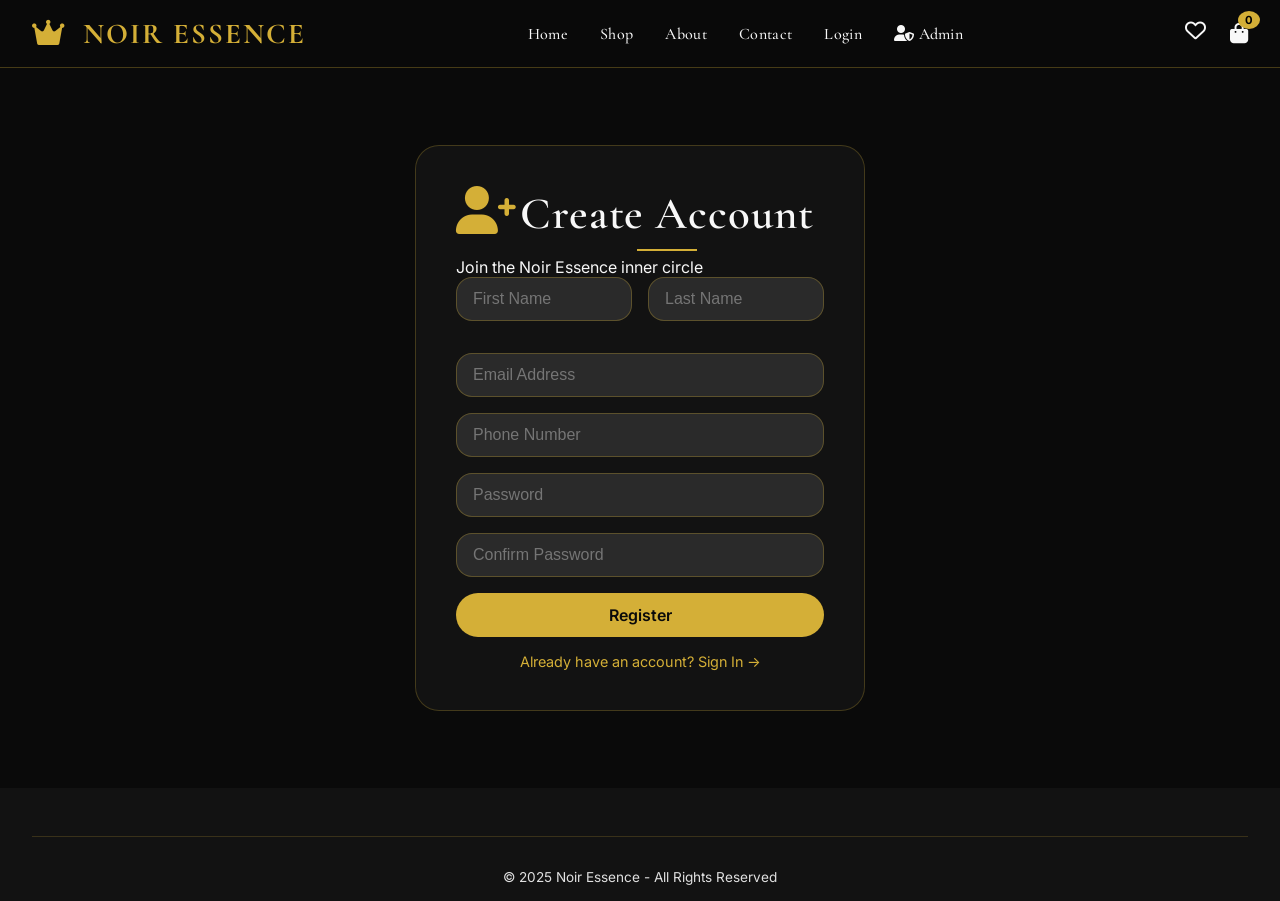
<file: register.html>
<!DOCTYPE html>
<html lang="en">
<head>
    <meta charset="UTF-8">
    <meta name="viewport" content="width=device-width, initial-scale=1.0">
    <title>Register - Noir Essence</title>
    <link rel="stylesheet" href="css/style.css">
    <link href="https://fonts.googleapis.com/css2?family=Cormorant+Garamond:wght@300;400;500;600;700&family=Inter:wght@300;400;500;600;700&display=swap" rel="stylesheet">
    <link rel="stylesheet" href="https://cdnjs.cloudflare.com/ajax/libs/font-awesome/6.0.0-beta3/css/all.min.css">
</head>
<body>

<div id="loading-screen"><div class="loader"></div><p>Creating Your Account...</p></div>
<div id="toast-msg" class="toast-notify"></div>

<nav class="navbar">
    <div class="container nav-container">
        <div class="logo"><i class="fas fa-crown"></i> NOIR ESSENCE</div>
        <div class="mobile-menu-btn"><i class="fas fa-bars"></i></div>
        <ul class="nav-links">
            <li><a href="index.html">Home</a></li>
            <li><a href="shop.html">Shop</a></li>
            <li><a href="about.html">About</a></li>
            <li><a href="contact.html">Contact</a></li>
            <li><a href="login.html">Login</a></li>
            <li><a href="admin-login.html"><i class="fas fa-user-shield"></i> Admin</a></li>
        </ul>
        <div class="nav-icons">
            <i class="far fa-heart" onclick="window.location.href='shop.html'"></i>
            <div class="cart-icon-wrapper" onclick="window.location.href='cart.html'">
                <i class="fas fa-shopping-bag"></i>
                <span id="cart-count" class="cart-count">0</span>
            </div>
        </div>
    </div>
</nav>

<div class="auth-container">
    <div class="glass-card auth-card">
        <i class="fas fa-user-plus" style="font-size: 3rem; color: var(--gold); margin-bottom: 1rem;"></i>
        <h2>Create Account</h2>
        <p>Join the Noir Essence inner circle</p>
        <form id="register-form">
            <div class="name-group">
                <input type="text" placeholder="First Name" required>
                <input type="text" placeholder="Last Name" required>
            </div>
            <input type="email" placeholder="Email Address" required>
            <input type="tel" placeholder="Phone Number">
            <input type="password" placeholder="Password" required>
            <input type="password" placeholder="Confirm Password" required>
            <button type="submit" class="btn-gold" style="width: 100%;">Register</button>
        </form>
        <div class="auth-links" style="margin-top: 1rem; text-align: center; justify-content: center;">
            <a href="login.html">Already have an account? Sign In →</a>
        </div>
    </div>
</div>

<footer style="margin-top: 0;">
    <div class="container">
        <div class="footer-bottom"><p>© 2025 Noir Essence - All Rights Reserved</p></div>
    </div>
</footer>

<script src="js/main.js"></script>
<script src="js/cart.js"></script>
<script>
    document.getElementById('register-form')?.addEventListener('submit', (e) => {
        e.preventDefault();
        showToast('Account created successfully! Please login.');
        setTimeout(() => window.location.href = 'login.html', 1500);
    });
</script>
</body>
</html>
</file>
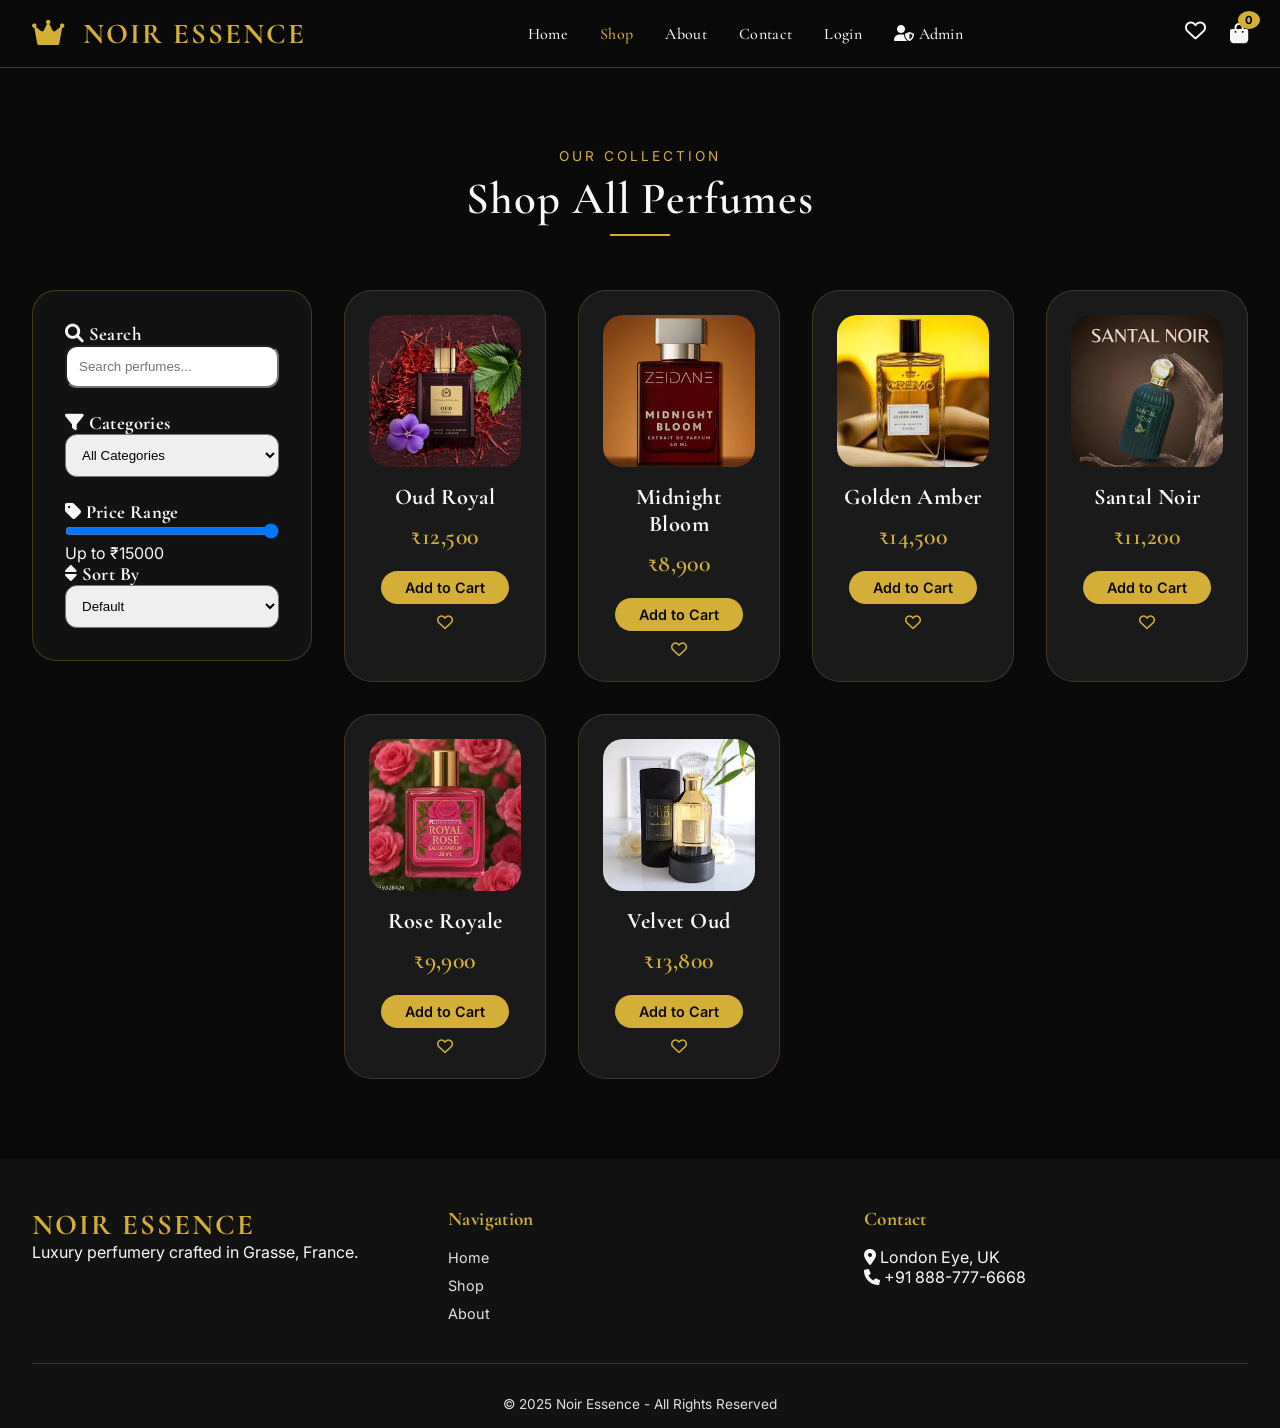
<file: shop.html>
<!DOCTYPE html>
<html lang="en">
<head>
    <meta charset="UTF-8">
    <meta name="viewport" content="width=device-width, initial-scale=1.0">
    <title>Shop - Noir Essence</title>
    <link rel="stylesheet" href="css/style.css">
    <link href="https://fonts.googleapis.com/css2?family=Cormorant+Garamond:wght@300;400;500;600;700&family=Inter:wght@300;400;500;600;700&display=swap" rel="stylesheet">
    <link rel="stylesheet" href="https://cdnjs.cloudflare.com/ajax/libs/font-awesome/6.0.0-beta3/css/all.min.css">
</head>
<body>

<div id="loading-screen"><div class="loader"></div><p>Loading Collection...</p></div>
<div id="toast-msg" class="toast-notify"></div>
<div id="back-to-top" class="back-to-top"><i class="fas fa-chevron-up"></i></div>

<nav class="navbar">
    <div class="container nav-container">
        <div class="logo"><i class="fas fa-crown"></i> NOIR ESSENCE</div>
        <div class="mobile-menu-btn"><i class="fas fa-bars"></i></div>
        <ul class="nav-links">
            <li><a href="index.html">Home</a></li>
            <li><a href="shop.html" class="active">Shop</a></li>
            <li><a href="about.html">About</a></li>
            <li><a href="contact.html">Contact</a></li>
            <li><a href="login.html">Login</a></li>
            <li><a href="admin-login.html"><i class="fas fa-user-shield"></i> Admin</a></li>
        </ul>
        <div class="nav-icons">
            <i class="far fa-heart" style="cursor:pointer" onclick="window.location.href='shop.html'"></i>
            <div class="cart-icon-wrapper" onclick="window.location.href='cart.html'">
                <i class="fas fa-shopping-bag"></i>
                <span id="cart-count" class="cart-count">0</span>
            </div>
        </div>
    </div>
</nav>

<section class="section">
    <div class="container">
        <div class="section-header">
            <span class="section-tag">Our Collection</span>
            <h2>Shop All Perfumes</h2>
        </div>
        
        <div style="display: flex; gap: 2rem; flex-wrap: wrap;">
            <!-- Filters Sidebar -->
            <div style="flex: 0 0 280px;">
                <div class="glass-card">
                    <h3><i class="fas fa-search"></i> Search</h3>
                    <input type="text" id="search-input" placeholder="Search perfumes..." style="margin-bottom: 1.5rem; width: 100%; padding: 12px; border-radius: 12px;">
                    
                    <h3><i class="fas fa-filter"></i> Categories</h3>
                    <select id="category-filter" style="margin-bottom: 1.5rem; width: 100%; padding: 12px; border-radius: 12px;">
                        <option value="all">All Categories</option>
                        <option value="oud">Oud Collection</option>
                        <option value="floral">Floral Essence</option>
                        <option value="amber">Amber & Vanilla</option>
                        <option value="woody">Woody Aromas</option>
                    </select>
                    
                    <h3><i class="fas fa-tag"></i> Price Range</h3>
                    <input type="range" id="price-filter" min="0" max="15000" step="500" value="15000" style="width: 100%;">
                    <p>Up to ₹<span id="price-value">15000</span></p>
                    
                    <h3><i class="fas fa-sort"></i> Sort By</h3>
                    <select id="sort-filter" style="width: 100%; padding: 12px; border-radius: 12px;">
                        <option value="default">Default</option>
                        <option value="price-asc">Price: Low to High</option>
                        <option value="price-desc">Price: High to Low</option>
                        <option value="name">Name A-Z</option>
                    </select>
                </div>
            </div>
            
            <!-- Products Grid -->
            <div style="flex: 1;">
                <div id="shop-products-grid" class="product-grid"></div>
            </div>
        </div>
    </div>
</section>

<footer>
    <div class="container">
        <div class="footer-grid">
            <div class="footer-col"><div class="logo">NOIR ESSENCE</div><p>Luxury perfumery crafted in Grasse, France.</p></div>
            <div class="footer-col"><h4>Navigation</h4><ul><li><a href="index.html">Home</a></li><li><a href="shop.html">Shop</a></li><li><a href="about.html">About</a></li></ul></div>
            <div class="footer-col"><h4>Contact</h4><p><i class="fas fa-map-marker-alt"></i> London Eye, UK</p><p><i class="fas fa-phone"></i> +91 888-777-6668</p></div>
        </div>
        <div class="footer-bottom"><p>© 2025 Noir Essence - All Rights Reserved</p></div>
    </div>
</footer>

<script src="js/main.js"></script>
<script src="js/cart.js"></script>
<script src="js/shop.js"></script>
</body>
</html>
</file>
<file: css/style.css>
/* ==================== VARIABLES ==================== */
:root {
    --black: #0a0a0a;
    --charcoal: #1a1a1a;
    --dark-charcoal: #121212;
    --gold: #d4af37;
    --gold-light: #f3e5ab;
    --gold-dark: #aa7c11;
    --white: #f8f8f8;
    --white-dim: #e0e0e0;
    --glass: rgba(20, 20, 20, 0.85);
    --glass-border: rgba(212, 175, 55, 0.25);
    --transition: all 0.3s cubic-bezier(0.4, 0, 0.2, 1);
    --shadow-gold: 0 0 20px rgba(212, 175, 55, 0.3);
    --shadow-dark: 0 10px 40px rgba(0, 0, 0, 0.5);
}

/* ==================== RESET ==================== */
* {
    margin: 0;
    padding: 0;
    box-sizing: border-box;
}

body {
    font-family: 'Inter', sans-serif;
    background-color: var(--black);
    color: var(--white);
    scroll-behavior: smooth;
    overflow-x: hidden;
}

h1, h2, h3, h4, .logo, .nav-links a, .hero-title, .product-title, .price, .category-card h3 {
    font-family: 'Cormorant Garamond', serif;
    letter-spacing: 0.02em;
}

h2 {
    font-size: 2rem;
    font-weight: 600;
    margin-bottom: 1rem;
    position: relative;
    display: inline-block;
}

@media (min-width: 768px) {
    h2 {
        font-size: 2.5rem;
    }
}

@media (min-width: 1024px) {
    h2 {
        font-size: 2.8rem;
    }
}

h2::after {
    content: '';
    position: absolute;
    bottom: -10px;
    left: 50%;
    transform: translateX(-50%);
    width: 60px;
    height: 2px;
    background: var(--gold);
}

.section-tag {
    font-size: 0.75rem;
    text-transform: uppercase;
    letter-spacing: 3px;
    color: var(--gold);
    display: block;
    margin-bottom: 0.5rem;
}

@media (min-width: 768px) {
    .section-tag {
        font-size: 0.85rem;
    }
}

/* ==================== SCROLLBAR ==================== */
::-webkit-scrollbar {
    width: 5px;
}

@media (min-width: 768px) {
    ::-webkit-scrollbar {
        width: 8px;
    }
}

::-webkit-scrollbar-track {
    background: var(--charcoal);
}

::-webkit-scrollbar-thumb {
    background: var(--gold);
    border-radius: 10px;
}

/* ==================== LOADING SCREEN ==================== */
#loading-screen {
    position: fixed;
    top: 0;
    left: 0;
    width: 100%;
    height: 100%;
    background: var(--black);
    z-index: 9999;
    display: flex;
    align-items: center;
    justify-content: center;
    flex-direction: column;
    gap: 20px;
    transition: opacity 0.5s;
}

.loader {
    width: 40px;
    height: 40px;
    border: 3px solid var(--charcoal);
    border-top: 3px solid var(--gold);
    border-radius: 50%;
    animation: spin 1s linear infinite;
}

@media (min-width: 768px) {
    .loader {
        width: 50px;
        height: 50px;
    }
}

@keyframes spin {
    0% { transform: rotate(0deg); }
    100% { transform: rotate(360deg); }
}

/* ==================== TOAST ==================== */
.toast-notify {
    position: fixed;
    bottom: 20px;
    right: 20px;
    left: 20px;
    background: var(--gold-dark);
    color: black;
    padding: 12px 20px;
    border-radius: 50px;
    font-weight: 600;
    z-index: 999;
    box-shadow: var(--shadow-dark);
    transform: translateY(100px);
    opacity: 0;
    transition: all 0.3s;
    text-align: center;
    font-size: 0.9rem;
}

@media (min-width: 768px) {
    .toast-notify {
        bottom: 30px;
        right: 30px;
        left: auto;
        padding: 14px 28px;
        font-size: 1rem;
    }
}

.toast-notify.show {
    transform: translateY(0);
    opacity: 1;
}

/* ==================== BACK TO TOP ==================== */
.back-to-top {
    position: fixed;
    bottom: 20px;
    left: 20px;
    background: var(--gold);
    color: black;
    width: 40px;
    height: 40px;
    border-radius: 50%;
    display: flex;
    align-items: center;
    justify-content: center;
    cursor: pointer;
    opacity: 0;
    transition: 0.3s;
    z-index: 99;
    box-shadow: var(--shadow-dark);
}

@media (min-width: 768px) {
    .back-to-top {
        bottom: 30px;
        left: 30px;
        width: 45px;
        height: 45px;
    }
}

.back-to-top:hover {
    transform: translateY(-5px);
    background: var(--gold-light);
}

/* ==================== BUTTONS ==================== */
.btn-gold {
    background: var(--gold);
    color: var(--black);
    border: none;
    padding: 10px 24px;
    font-weight: 600;
    border-radius: 50px;
    cursor: pointer;
    transition: var(--transition);
    font-family: 'Inter', sans-serif;
    font-size: 0.9rem;
}

@media (min-width: 768px) {
    .btn-gold {
        padding: 12px 32px;
        font-size: 1rem;
    }
}

.btn-gold:hover {
    background: var(--gold-light);
    transform: scale(1.02);
    box-shadow: var(--shadow-gold);
}

.btn-large {
    padding: 12px 32px;
    font-size: 1rem;
}

@media (min-width: 768px) {
    .btn-large {
        padding: 16px 42px;
        font-size: 1.1rem;
    }
}

.btn-outline {
    background: transparent;
    border: 1.5px solid var(--gold);
    color: var(--gold);
    padding: 8px 20px;
    border-radius: 50px;
    cursor: pointer;
    transition: var(--transition);
    font-weight: 500;
    font-size: 0.9rem;
}

@media (min-width: 768px) {
    .btn-outline {
        padding: 10px 28px;
        font-size: 1rem;
    }
}

.btn-outline:hover {
    background: var(--gold);
    color: var(--black);
}

/* ==================== GLASS MORPHISM ==================== */
.glass-card {
    background: var(--glass);
    backdrop-filter: blur(12px);
    border: 1px solid var(--glass-border);
    border-radius: 20px;
    padding: 1.5rem;
}

@media (min-width: 768px) {
    .glass-card {
        border-radius: 24px;
        padding: 2rem;
    }
}

/* ==================== CONTAINER ==================== */
.container {
    width: 100%;
    max-width: 1400px;
    margin: 0 auto;
    padding: 0 16px;
}

@media (min-width: 640px) {
    .container {
        padding: 0 24px;
    }
}

@media (min-width: 1024px) {
    .container {
        padding: 0 32px;
    }
}

/* ==================== NAVBAR ==================== */
.navbar {
    position: sticky;
    top: 0;
    background: rgba(10, 10, 10, 0.95);
    backdrop-filter: blur(16px);
    z-index: 1000;
    border-bottom: 1px solid rgba(212, 175, 55, 0.3);
    padding: 12px 0;
}

@media (min-width: 768px) {
    .navbar {
        padding: 16px 0;
    }
}

.nav-container {
    display: flex;
    justify-content: space-between;
    align-items: center;
    flex-wrap: wrap;
}

.logo {
    font-size: 1.3rem;
    font-weight: 700;
    color: var(--gold);
    letter-spacing: 1px;
}

@media (min-width: 480px) {
    .logo {
        font-size: 1.5rem;
    }
}

@media (min-width: 768px) {
    .logo {
        font-size: 1.8rem;
        letter-spacing: 2px;
    }
}

.logo i {
    margin-right: 6px;
}

@media (min-width: 768px) {
    .logo i {
        margin-right: 8px;
    }
}

.nav-links {
    display: none;
    flex-direction: column;
    width: 100%;
    background: var(--charcoal);
    padding: 1rem;
    margin-top: 1rem;
    border-radius: 16px;
    gap: 1rem;
    list-style: none;
}

@media (min-width: 768px) {
    .nav-links {
        display: flex !important;
        flex-direction: row;
        width: auto;
        background: transparent;
        padding: 0;
        margin-top: 0;
        border-radius: 0;
        gap: 1.5rem;
    }
}

@media (min-width: 1024px) {
    .nav-links {
        gap: 2rem;
    }
}

.nav-links.active {
    display: flex;
}

.nav-links a {
    text-decoration: none;
    color: var(--white);
    font-weight: 500;
    transition: var(--transition);
    font-size: 0.95rem;
    display: block;
    padding: 8px 0;
}

@media (min-width: 768px) {
    .nav-links a {
        font-size: 1rem;
        padding: 0;
    }
}

.nav-links a:hover,
.nav-links a.active {
    color: var(--gold);
}

.nav-icons {
    display: flex;
    gap: 1rem;
    cursor: pointer;
    font-size: 1.2rem;
}

@media (min-width: 768px) {
    .nav-icons {
        gap: 1.5rem;
        font-size: 1.3rem;
    }
}

.nav-icons i {
    transition: var(--transition);
}

.nav-icons i:hover {
    color: var(--gold);
}

.cart-icon-wrapper {
    position: relative;
    cursor: pointer;
}

.cart-count {
    position: absolute;
    top: -10px;
    right: -12px;
    background: var(--gold);
    color: black;
    border-radius: 50%;
    padding: 2px 6px;
    font-size: 0.65rem;
    font-weight: bold;
}

@media (min-width: 768px) {
    .cart-count {
        padding: 2px 7px;
        font-size: 0.7rem;
    }
}

.mobile-menu-btn {
    display: block;
    font-size: 1.5rem;
    cursor: pointer;
}

@media (min-width: 768px) {
    .mobile-menu-btn {
        display: none;
    }
}

/* ==================== HERO ==================== */
.hero {
    min-height: 80vh;
    background: linear-gradient(135deg, rgba(0,0,0,0.7), rgba(26,26,26,0.8)), url('../assets/images/hero-bg.jpg') center/cover no-repeat;
    display: flex;
    align-items: center;
    text-align: center;
    padding: 60px 0;
}

@media (min-width: 768px) {
    .hero {
        min-height: 90vh;
        text-align: left;
        padding: 0;
    }
}

.hero-content {
    max-width: 100%;
}

@media (min-width: 768px) {
    .hero-content {
        max-width: 600px;
    }
}

@media (min-width: 1024px) {
    .hero-content {
        max-width: 700px;
    }
}

.hero-subtitle {
    font-size: 0.75rem;
    letter-spacing: 3px;
    color: var(--gold);
    text-transform: uppercase;
}

@media (min-width: 768px) {
    .hero-subtitle {
        font-size: 0.9rem;
        letter-spacing: 4px;
    }
}

.hero-title {
    font-size: 2.5rem;
    font-weight: 700;
    margin: 0.75rem 0;
    line-height: 1.2;
}

@media (min-width: 480px) {
    .hero-title {
        font-size: 3rem;
    }
}

@media (min-width: 768px) {
    .hero-title {
        font-size: 3.5rem;
        margin: 1rem 0;
    }
}

@media (min-width: 1024px) {
    .hero-title {
        font-size: 4.5rem;
    }
}

.gold-text {
    color: var(--gold);
}

.hero-description {
    font-size: 0.9rem;
    line-height: 1.5;
    margin-bottom: 1.5rem;
    color: var(--white-dim);
}

@media (min-width: 768px) {
    .hero-description {
        font-size: 1rem;
        line-height: 1.6;
        margin-bottom: 2rem;
    }
}

@media (min-width: 1024px) {
    .hero-description {
        font-size: 1.1rem;
    }
}

/* ==================== SECTIONS ==================== */
.section {
    padding: 3rem 0;
}

@media (min-width: 768px) {
    .section {
        padding: 4rem 0;
    }
}

@media (min-width: 1024px) {
    .section {
        padding: 5rem 0;
    }
}

.bg-charcoal {
    background-color: var(--charcoal);
}

.section-header {
    text-align: center;
    margin-bottom: 2rem;
}

@media (min-width: 768px) {
    .section-header {
        margin-bottom: 3rem;
    }
}

/* ==================== PRODUCT GRID ==================== */
.product-grid {
    display: grid;
    grid-template-columns: repeat(2, 1fr);
    gap: 1rem;
}

@media (min-width: 480px) {
    .product-grid {
        grid-template-columns: repeat(2, 1fr);
        gap: 1.25rem;
    }
}

@media (min-width: 640px) {
    .product-grid {
        grid-template-columns: repeat(3, 1fr);
        gap: 1.25rem;
    }
}

@media (min-width: 768px) {
    .product-grid {
        grid-template-columns: repeat(3, 1fr);
        gap: 1.5rem;
    }
}

@media (min-width: 1024px) {
    .product-grid {
        grid-template-columns: repeat(4, 1fr);
        gap: 2rem;
    }
}

.product-card {
    background: var(--charcoal);
    border-radius: 20px;
    overflow: hidden;
    padding: 1rem;
    text-align: center;
    transition: var(--transition);
    border: 1px solid rgba(212, 175, 55, 0.2);
    cursor: pointer;
}

@media (min-width: 768px) {
    .product-card {
        padding: 1.5rem;
        border-radius: 28px;
    }
}

.product-card:hover {
    transform: translateY(-5px);
    border-color: var(--gold);
    box-shadow: var(--shadow-gold);
}

@media (min-width: 768px) {
    .product-card:hover {
        transform: translateY(-8px);
    }
}

.product-card img {
    width: 100%;
    aspect-ratio: 1/1;
    object-fit: cover;
    border-radius: 16px;
    margin-bottom: 0.75rem;
    background: linear-gradient(135deg, #2a2a2a, #1a1a1a);
    display: block;
}

@media (min-width: 768px) {
    .product-card img {
        border-radius: 20px;
        margin-bottom: 1rem;
    }
}

.product-card h3 {
    font-size: 1rem;
    margin-bottom: 0.25rem;
}

@media (min-width: 480px) {
    .product-card h3 {
        font-size: 1.1rem;
    }
}

@media (min-width: 768px) {
    .product-card h3 {
        font-size: 1.3rem;
        margin-bottom: 0.5rem;
    }
}

@media (min-width: 1024px) {
    .product-card h3 {
        font-size: 1.4rem;
    }
}

.price {
    font-size: 1rem;
    color: var(--gold);
    font-weight: 600;
    margin: 0.5rem 0;
}

@media (min-width: 480px) {
    .price {
        font-size: 1.1rem;
    }
}

@media (min-width: 768px) {
    .price {
        font-size: 1.3rem;
        margin: 0.75rem 0;
    }
}

@media (min-width: 1024px) {
    .price {
        font-size: 1.5rem;
    }
}

.product-card .btn-gold {
    padding: 6px 12px;
    font-size: 0.75rem;
    margin-top: 0.5rem;
}

@media (min-width: 480px) {
    .product-card .btn-gold {
        padding: 6px 16px;
        font-size: 0.8rem;
    }
}

@media (min-width: 768px) {
    .product-card .btn-gold {
        padding: 8px 20px;
        font-size: 0.85rem;
    }
}

@media (min-width: 1024px) {
    .product-card .btn-gold {
        padding: 8px 24px;
        font-size: 0.9rem;
    }
}

/* ==================== CATEGORY GRID ==================== */
.category-grid {
    display: grid;
    grid-template-columns: repeat(2, 1fr);
    gap: 1rem;
}

@media (min-width: 480px) {
    .category-grid {
        grid-template-columns: repeat(2, 1fr);
        gap: 1.25rem;
    }
}

@media (min-width: 640px) {
    .category-grid {
        grid-template-columns: repeat(4, 1fr);
        gap: 1rem;
    }
}

@media (min-width: 768px) {
    .category-grid {
        gap: 1.5rem;
    }
}

.category-card {
    background: var(--charcoal);
    border-radius: 16px;
    padding: 1rem;
    text-align: center;
    transition: var(--transition);
    cursor: pointer;
    border: 1px solid rgba(212, 175, 55, 0.2);
}

@media (min-width: 768px) {
    .category-card {
        border-radius: 20px;
        padding: 1.5rem;
    }
}

@media (min-width: 1024px) {
    .category-card {
        padding: 2rem;
    }
}

.category-card:hover {
    transform: translateY(-5px);
    border-color: var(--gold);
    background: rgba(212, 175, 55, 0.1);
}

.category-card i {
    font-size: 1.5rem;
    color: var(--gold);
    margin-bottom: 0.5rem;
}

@media (min-width: 768px) {
    .category-card i {
        font-size: 2rem;
        margin-bottom: 0.75rem;
    }
}

@media (min-width: 1024px) {
    .category-card i {
        font-size: 2.5rem;
        margin-bottom: 1rem;
    }
}

.category-card h3 {
    font-size: 0.85rem;
    margin-bottom: 0.25rem;
}

@media (min-width: 480px) {
    .category-card h3 {
        font-size: 0.9rem;
    }
}

@media (min-width: 768px) {
    .category-card h3 {
        font-size: 1.1rem;
        margin-bottom: 0.5rem;
    }
}

@media (min-width: 1024px) {
    .category-card h3 {
        font-size: 1.3rem;
    }
}

.category-card p {
    font-size: 0.65rem;
    color: var(--white-dim);
}

@media (min-width: 768px) {
    .category-card p {
        font-size: 0.8rem;
    }
}

@media (min-width: 1024px) {
    .category-card p {
        font-size: 0.85rem;
    }
}

/* ==================== SPLIT LAYOUT ==================== */
.split-layout {
    display: grid;
    grid-template-columns: 1fr;
    gap: 1.5rem;
}

@media (min-width: 768px) {
    .split-layout {
        grid-template-columns: 1fr 1fr;
        gap: 2rem;
    }
}

.brand-story p {
    margin-bottom: 1rem;
    line-height: 1.5;
    color: var(--white-dim);
    font-size: 0.9rem;
}

@media (min-width: 768px) {
    .brand-story p {
        line-height: 1.6;
        font-size: 1rem;
    }
}

.testimonial-item {
    margin-bottom: 1rem;
    padding-bottom: 1rem;
    border-bottom: 1px solid rgba(212, 175, 55, 0.2);
}

@media (min-width: 768px) {
    .testimonial-item {
        margin-bottom: 1.5rem;
        padding-bottom: 1rem;
    }
}

.testimonial-item p {
    font-style: italic;
    margin-bottom: 0.5rem;
    font-size: 0.85rem;
}

@media (min-width: 768px) {
    .testimonial-item p {
        font-size: 0.95rem;
    }
}

.testimonial-author {
    font-size: 0.75rem;
    color: var(--gold);
}

@media (min-width: 768px) {
    .testimonial-author {
        font-size: 0.85rem;
    }
}

/* ==================== NEWSLETTER ==================== */
.newsletter-card {
    text-align: center;
    max-width: 100%;
    margin: 0 auto;
}

@media (min-width: 768px) {
    .newsletter-card {
        max-width: 600px;
    }
}

.newsletter-form {
    display: flex;
    flex-direction: column;
    gap: 0.75rem;
    margin: 1rem 0;
    justify-content: center;
}

@media (min-width: 480px) {
    .newsletter-form {
        flex-direction: row;
        gap: 1rem;
    }
}

@media (min-width: 768px) {
    .newsletter-form {
        margin: 1.5rem 0;
    }
}

.newsletter-form input {
    background: rgba(255, 255, 255, 0.1);
    border: 1px solid rgba(212, 175, 55, 0.3);
    padding: 12px 16px;
    border-radius: 50px;
    color: white;
    width: 100%;
    font-size: 0.9rem;
}

@media (min-width: 480px) {
    .newsletter-form input {
        width: 250px;
    }
}

@media (min-width: 768px) {
    .newsletter-form input {
        width: 300px;
        padding: 14px 20px;
        font-size: 1rem;
    }
}

.newsletter-form input:focus {
    outline: none;
    border-color: var(--gold);
}

.newsletter-note {
    font-size: 0.7rem;
    opacity: 0.7;
}

@media (min-width: 768px) {
    .newsletter-note {
        font-size: 0.8rem;
    }
}

/* ==================== FOOTER ==================== */
footer {
    background: var(--dark-charcoal);
    margin-top: 0;
    padding: 2rem 0 1rem;
}

@media (min-width: 768px) {
    footer {
        padding: 3rem 0 1rem;
    }
}

.footer-grid {
    display: grid;
    grid-template-columns: 1fr;
    gap: 1.5rem;
    margin-bottom: 1.5rem;
    text-align: center;
}

@media (min-width: 480px) {
    .footer-grid {
        grid-template-columns: repeat(2, 1fr);
        text-align: left;
    }
}

@media (min-width: 768px) {
    .footer-grid {
        grid-template-columns: repeat(auto-fit, minmax(200px, 1fr));
        gap: 2rem;
        margin-bottom: 2rem;
    }
}

.footer-col h4 {
    font-size: 1rem;
    margin-bottom: 0.75rem;
    color: var(--gold);
}

@media (min-width: 768px) {
    .footer-col h4 {
        font-size: 1.2rem;
        margin-bottom: 1rem;
    }
}

.footer-col ul {
    list-style: none;
}

.footer-col ul li {
    margin-bottom: 0.5rem;
}

.footer-col ul li a {
    color: var(--white-dim);
    text-decoration: none;
    transition: var(--transition);
    font-size: 0.85rem;
}

@media (min-width: 768px) {
    .footer-col ul li a {
        font-size: 0.9rem;
    }
}

.footer-col ul li a:hover {
    color: var(--gold);
}

.social-icons {
    display: flex;
    gap: 1rem;
    margin-top: 1rem;
    justify-content: center;
}

@media (min-width: 480px) {
    .social-icons {
        justify-content: flex-start;
    }
}

.social-icons a {
    color: var(--white-dim);
    font-size: 1rem;
    transition: var(--transition);
}

@media (min-width: 768px) {
    .social-icons a {
        font-size: 1.2rem;
    }
}

.social-icons a:hover {
    color: var(--gold);
}

.footer-bottom {
    text-align: center;
    padding-top: 1.5rem;
    border-top: 1px solid rgba(212, 175, 55, 0.2);
    color: var(--white-dim);
    font-size: 0.7rem;
}

@media (min-width: 768px) {
    .footer-bottom {
        padding-top: 2rem;
        font-size: 0.85rem;
    }
}

/* ==================== CART PAGE STYLES ==================== */
.cart-item {
    display: flex;
    flex-direction: column;
    gap: 1rem;
    align-items: center;
    padding: 1rem;
    border-bottom: 1px solid rgba(212,175,55,0.2);
    text-align: center;
}

@media (min-width: 480px) {
    .cart-item {
        flex-direction: row;
        text-align: left;
    }
}

.cart-item img {
    border-radius: 16px;
    width: 70px;
    height: 70px;
    object-fit: cover;
    background: linear-gradient(135deg, #2a2a2a, #1a1a1a);
}

@media (min-width: 768px) {
    .cart-item img {
        width: 80px;
        height: 80px;
    }
}

.cart-item-details { 
    flex: 1;
}

.cart-item-details h4 {
    font-size: 1rem;
    margin-bottom: 0.25rem;
}

@media (min-width: 768px) {
    .cart-item-details h4 {
        font-size: 1.1rem;
    }
}

.quantity-controls {
    display: flex;
    align-items: center;
    justify-content: center;
    gap: 0.5rem;
    margin-top: 0.5rem;
}

@media (min-width: 480px) {
    .quantity-controls {
        justify-content: flex-start;
        margin-top: 0;
    }
}

.quantity-controls button {
    background: var(--charcoal);
    border: 1px solid var(--gold);
    padding: 5px 10px;
    cursor: pointer;
    color: white;
    margin: 0;
    border-radius: 8px;
}

@media (min-width: 768px) {
    .quantity-controls button {
        padding: 5px 12px;
    }
}

.cart-summary {
    background: var(--charcoal);
    padding: 1.5rem;
    border-radius: 20px;
    position: relative;
    top: 0;
}

@media (min-width: 768px) {
    .cart-summary {
        padding: 2rem;
        position: sticky;
        top: 100px;
    }
}

.empty-cart {
    text-align: center;
    padding: 2rem;
}

@media (min-width: 768px) {
    .empty-cart {
        padding: 3rem;
    }
}

.empty-cart i {
    font-size: 3rem;
    color: var(--gold);
    margin-bottom: 1rem;
}

@media (min-width: 768px) {
    .empty-cart i {
        font-size: 4rem;
    }
}

/* ==================== CART PAGE LAYOUT ==================== */
.cart-layout {
    display: grid;
    grid-template-columns: 1fr;
    gap: 1.5rem;
}

@media (min-width: 768px) {
    .cart-layout {
        grid-template-columns: 2fr 1fr;
        gap: 2rem;
    }
}

/* ==================== SHOP PAGE LAYOUT ==================== */
.shop-layout {
    display: flex;
    flex-direction: column;
    gap: 1.5rem;
}

@media (min-width: 768px) {
    .shop-layout {
        flex-direction: row;
        gap: 2rem;
    }
}

.filters-sidebar {
    flex: 0 0 100%;
}

@media (min-width: 768px) {
    .filters-sidebar {
        flex: 0 0 260px;
    }
}

@media (min-width: 1024px) {
    .filters-sidebar {
        flex: 0 0 280px;
    }
}

.products-main {
    flex: 1;
}

/* ==================== PRODUCT DETAILS PAGE ==================== */
.product-details-layout {
    display: grid;
    grid-template-columns: 1fr;
    gap: 2rem;
}

@media (min-width: 768px) {
    .product-details-layout {
        grid-template-columns: 1fr 1fr;
        gap: 2rem;
    }
}

@media (min-width: 1024px) {
    .product-details-layout {
        gap: 3rem;
    }
}

.product-gallery {
    display: flex;
    flex-direction: column;
    gap: 1rem;
}

@media (min-width: 768px) {
    .product-gallery {
        flex-direction: row;
        gap: 1rem;
    }
}

.main-image {
    width: 100%;
    border-radius: 20px;
    overflow: hidden;
    cursor: zoom-in;
}

@media (min-width: 768px) {
    .main-image {
        flex: 2;
        border-radius: 24px;
    }
}

.main-image img {
    width: 100%;
    transition: transform 0.3s;
}

.main-image img:hover {
    transform: scale(1.05);
}

.thumbnail-list {
    display: flex;
    flex-direction: row;
    gap: 0.75rem;
}

@media (min-width: 768px) {
    .thumbnail-list {
        flex: 1;
        flex-direction: column;
        gap: 1rem;
    }
}

.thumbnail-list img {
    width: 70px;
    border-radius: 12px;
    cursor: pointer;
    opacity: 0.6;
    transition: 0.3s;
    background: linear-gradient(135deg, #2a2a2a, #1a1a1a);
}

@media (min-width: 768px) {
    .thumbnail-list img {
        width: 100%;
        border-radius: 16px;
    }
}

.thumbnail-list img.active, 
.thumbnail-list img:hover {
    opacity: 1;
    border: 2px solid var(--gold);
}

.rating {
    color: var(--gold);
    margin: 0.75rem 0;
    font-size: 0.9rem;
}

@media (min-width: 768px) {
    .rating {
        margin: 1rem 0;
        font-size: 1rem;
    }
}

.notes-section {
    background: var(--charcoal);
    padding: 1rem;
    border-radius: 16px;
    margin: 1rem 0;
    font-size: 0.85rem;
}

@media (min-width: 768px) {
    .notes-section {
        padding: 1.5rem;
        border-radius: 20px;
        margin: 1rem 0;
        font-size: 0.9rem;
    }
}

/* ==================== CHECKOUT PAGE ==================== */
.checkout-layout {
    display: grid;
    grid-template-columns: 1fr;
    gap: 1.5rem;
}

@media (min-width: 768px) {
    .checkout-layout {
        grid-template-columns: 1fr 1fr;
        gap: 2rem;
    }
}

/* ==================== ABOUT PAGE STYLES ==================== */
.about-hero {
    background: linear-gradient(135deg, #000000cc, #1a1a1acc), url('../assets/images/about-bg.jpg') center/cover no-repeat;
    min-height: 50vh;
    display: flex;
    align-items: center;
    text-align: center;
    padding: 60px 0;
}

@media (min-width: 768px) {
    .about-hero {
        min-height: 60vh;
        padding: 0;
    }
}

.stats-grid {
    display: grid;
    grid-template-columns: repeat(2, 1fr);
    gap: 1rem;
    margin: 2rem 0;
}

@media (min-width: 480px) {
    .stats-grid {
        grid-template-columns: repeat(2, 1fr);
        gap: 1.5rem;
    }
}

@media (min-width: 768px) {
    .stats-grid {
        grid-template-columns: repeat(4, 1fr);
        gap: 2rem;
        margin: 3rem 0;
    }
}

.stat-box {
    text-align: center;
    padding: 1rem;
    background: var(--charcoal);
    border-radius: 16px;
    border: 1px solid rgba(212, 175, 55, 0.2);
}

@media (min-width: 768px) {
    .stat-box {
        padding: 2rem;
        border-radius: 20px;
    }
}

.stat-number {
    font-size: 1.8rem;
    font-weight: 700;
    color: var(--gold);
    font-family: 'Cormorant Garamond', serif;
}

@media (min-width: 768px) {
    .stat-number {
        font-size: 2.5rem;
    }
}

@media (min-width: 1024px) {
    .stat-number {
        font-size: 3rem;
    }
}

.team-grid {
    display: grid;
    grid-template-columns: 1fr;
    gap: 1.5rem;
    margin-top: 2rem;
}

@media (min-width: 480px) {
    .team-grid {
        grid-template-columns: repeat(2, 1fr);
    }
}

@media (min-width: 768px) {
    .team-grid {
        grid-template-columns: repeat(3, 1fr);
        gap: 2rem;
    }
}

.team-card {
    text-align: center;
    background: var(--charcoal);
    border-radius: 16px;
    padding: 1rem;
    transition: var(--transition);
}

@media (min-width: 768px) {
    .team-card {
        border-radius: 20px;
        padding: 1.5rem;
    }
}

@media (min-width: 1024px) {
    .team-card {
        padding: 2rem;
    }
}

.team-card:hover {
    transform: translateY(-5px);
    border-color: var(--gold);
}

.team-card img {
    width: 100px;
    height: 100px;
    border-radius: 50%;
    object-fit: cover;
    margin-bottom: 0.75rem;
    border: 2px solid var(--gold);
}

@media (min-width: 768px) {
    .team-card img {
        width: 120px;
        height: 120px;
        margin-bottom: 1rem;
    }
}

@media (min-width: 1024px) {
    .team-card img {
        width: 150px;
        height: 150px;
    }
}

.values-list {
    display: grid;
    grid-template-columns: 1fr;
    gap: 1rem;
    margin-top: 2rem;
}

@media (min-width: 480px) {
    .values-list {
        grid-template-columns: repeat(2, 1fr);
        gap: 1.5rem;
    }
}

@media (min-width: 1024px) {
    .values-list {
        grid-template-columns: repeat(4, 1fr);
        gap: 2rem;
    }
}

.value-item {
    text-align: center;
    padding: 1rem;
}

@media (min-width: 768px) {
    .value-item {
        padding: 1.5rem;
    }
}

.value-item i {
    font-size: 1.8rem;
    color: var(--gold);
    margin-bottom: 0.75rem;
}

@media (min-width: 768px) {
    .value-item i {
        font-size: 2.2rem;
        margin-bottom: 1rem;
    }
}

@media (min-width: 1024px) {
    .value-item i {
        font-size: 2.5rem;
    }
}

/* ==================== CONTACT PAGE STYLES ==================== */
.contact-info-grid {
    display: grid;
    grid-template-columns: 1fr;
    gap: 1rem;
    margin-bottom: 2rem;
}

@media (min-width: 480px) {
    .contact-info-grid {
        grid-template-columns: repeat(2, 1fr);
        gap: 1.5rem;
    }
}

@media (min-width: 768px) {
    .contact-info-grid {
        grid-template-columns: repeat(4, 1fr);
        gap: 2rem;
        margin-bottom: 3rem;
    }
}

.contact-card {
    text-align: center;
    padding: 1rem;
    background: var(--charcoal);
    border-radius: 16px;
    transition: var(--transition);
}

@media (min-width: 768px) {
    .contact-card {
        padding: 1.5rem;
        border-radius: 20px;
    }
}

@media (min-width: 1024px) {
    .contact-card {
        padding: 2rem;
    }
}

.contact-card:hover {
    transform: translateY(-5px);
    border-color: var(--gold);
}

.contact-card i {
    font-size: 1.5rem;
    color: var(--gold);
    margin-bottom: 0.5rem;
}

@media (min-width: 768px) {
    .contact-card i {
        font-size: 2rem;
        margin-bottom: 0.75rem;
    }
}

@media (min-width: 1024px) {
    .contact-card i {
        font-size: 2.5rem;
        margin-bottom: 1rem;
    }
}

.contact-form input, 
.contact-form textarea {
    margin-bottom: 1rem;
    width: 100%;
    padding: 10px 14px;
    border-radius: 12px;
    font-size: 0.9rem;
    background: rgba(255, 255, 255, 0.1);
    border: 1px solid rgba(212, 175, 55, 0.3);
    color: white;
}

@media (min-width: 768px) {
    .contact-form input, 
    .contact-form textarea {
        padding: 12px 16px;
        border-radius: 16px;
        font-size: 1rem;
    }
}

.contact-form input:focus,
.contact-form textarea:focus {
    outline: none;
    border-color: var(--gold);
}

.map-container {
    border-radius: 16px;
    overflow: hidden;
    margin-top: 1rem;
}

@media (min-width: 768px) {
    .map-container {
        border-radius: 20px;
    }
}

/* ==================== AUTH PAGES STYLES ==================== */
.auth-container {
    min-height: 70vh;
    display: flex;
    align-items: center;
    justify-content: center;
    padding: 2rem 1rem;
}

@media (min-width: 768px) {
    .auth-container {
        min-height: 80vh;
        padding: 0;
    }
}

.auth-card {
    max-width: 100%;
    width: 100%;
    padding: 1.5rem;
}

@media (min-width: 480px) {
    .auth-card {
        max-width: 400px;
        padding: 2rem;
    }
}

@media (min-width: 768px) {
    .auth-card {
        max-width: 450px;
        padding: 2.5rem;
    }
}

.auth-card input {
    margin-bottom: 1rem;
    width: 100%;
    background: rgba(255, 255, 255, 0.1);
    border: 1px solid rgba(212, 175, 55, 0.3);
    padding: 10px 14px;
    border-radius: 12px;
    color: white;
    font-size: 0.9rem;
}

@media (min-width: 768px) {
    .auth-card input {
        padding: 12px 16px;
        border-radius: 16px;
        font-size: 1rem;
    }
}

.auth-card input:focus {
    outline: none;
    border-color: var(--gold);
}

.auth-links {
    margin-top: 1.5rem;
    display: flex;
    flex-direction: column;
    gap: 0.75rem;
    text-align: center;
}

@media (min-width: 480px) {
    .auth-links {
        flex-direction: row;
        justify-content: space-between;
        gap: 0;
    }
}

.auth-links a {
    color: var(--gold);
    text-decoration: none;
    font-size: 0.85rem;
}

@media (min-width: 768px) {
    .auth-links a {
        font-size: 0.9rem;
    }
}

.name-group {
    display: grid;
    grid-template-columns: 1fr;
    gap: 1rem;
    margin-bottom: 1rem;
}

@media (min-width: 480px) {
    .name-group {
        grid-template-columns: 1fr 1fr;
    }
}

/* ==================== ADMIN DASHBOARD STYLES ==================== */
.dashboard-header {
    display: flex;
    flex-direction: column;
    align-items: center;
    gap: 1rem;
    margin-bottom: 2rem;
}

@media (min-width: 768px) {
    .dashboard-header {
        flex-direction: row;
        justify-content: space-between;
        gap: 0;
    }
}

.dashboard-stats {
    display: grid;
    grid-template-columns: repeat(2, 1fr);
    gap: 1rem;
    margin-bottom: 2rem;
}

@media (min-width: 480px) {
    .dashboard-stats {
        grid-template-columns: repeat(2, 1fr);
    }
}

@media (min-width: 768px) {
    .dashboard-stats {
        grid-template-columns: repeat(4, 1fr);
        gap: 1.5rem;
    }
}

.dashboard-stat-card {
    background: var(--charcoal);
    border-radius: 16px;
    padding: 1rem;
    border-left: 3px solid var(--gold);
}

@media (min-width: 768px) {
    .dashboard-stat-card {
        border-radius: 20px;
        padding: 1.5rem;
        border-left: 4px solid var(--gold);
    }
}

.dashboard-stat-card h3 { 
    font-size: 0.7rem;
    text-transform: uppercase;
    letter-spacing: 1px;
    margin-bottom: 0.5rem;
}

@media (min-width: 768px) {
    .dashboard-stat-card h3 {
        font-size: 0.9rem;
    }
}

.dashboard-stat-card .value { 
    font-size: 1.2rem;
    font-weight: bold;
    color: var(--gold);
}

@media (min-width: 768px) {
    .dashboard-stat-card .value {
        font-size: 1.5rem;
    }
}

@media (min-width: 1024px) {
    .dashboard-stat-card .value {
        font-size: 2rem;
    }
}

.chart-container {
    background: var(--charcoal);
    border-radius: 16px;
    padding: 1rem;
    margin-bottom: 2rem;
    overflow-x: auto;
}

@media (min-width: 768px) {
    .chart-container {
        border-radius: 20px;
        padding: 1.5rem;
    }
}

.orders-table {
    overflow-x: auto;
}

.orders-table table {
    width: 100%;
    background: var(--charcoal);
    border-radius: 16px;
    overflow: hidden;
    font-size: 0.75rem;
}

@media (min-width: 768px) {
    .orders-table table {
        font-size: 0.9rem;
        border-radius: 20px;
    }
}

.orders-table th, 
.orders-table td {
    padding: 8px;
    text-align: left;
    border-bottom: 1px solid #333;
}

@media (min-width: 768px) {
    .orders-table th, 
    .orders-table td {
        padding: 12px;
    }
}

.orders-table th {
    background: var(--gold);
    color: black;
}

.action-buttons {
    display: flex;
    gap: 0.5rem;
    flex-wrap: wrap;
}

.btn-icon {
    background: var(--gold);
    border: none;
    padding: 4px 8px;
    border-radius: 6px;
    cursor: pointer;
    font-size: 0.7rem;
}

@media (min-width: 768px) {
    .btn-icon {
        padding: 5px 10px;
        font-size: 0.8rem;
    }
}

.product-management {
    background: var(--charcoal);
    border-radius: 16px;
    padding: 1rem;
    margin-top: 2rem;
}

@media (min-width: 768px) {
    .product-management {
        border-radius: 20px;
        padding: 1.5rem;
    }
}

.product-row {
    display: flex;
    flex-direction: column;
    gap: 0.5rem;
    align-items: flex-start;
    padding: 0.75rem;
    border-bottom: 1px solid #333;
}

@media (min-width: 480px) {
    .product-row {
        flex-direction: row;
        justify-content: space-between;
        align-items: center;
        gap: 0;
    }
}

/* ==================== UTILITIES ==================== */
.text-center {
    text-align: center;
}

.mt-1 { margin-top: 0.5rem; }
.mt-2 { margin-top: 1rem; }
.mt-3 { margin-top: 1.5rem; }
.mt-4 { margin-top: 2rem; }

.mb-1 { margin-bottom: 0.5rem; }
.mb-2 { margin-bottom: 1rem; }
.mb-3 { margin-bottom: 1.5rem; }
.mb-4 { margin-bottom: 2rem; }

.hide-on-mobile {
    display: none;
}

@media (min-width: 768px) {
    .hide-on-mobile {
        display: block;
    }
}

.show-on-mobile {
    display: block;
}

@media (min-width: 768px) {
    .show-on-mobile {
        display: none;
    }
}

/* ==================== EXTRA MOBILE FIXES ==================== */
@media (max-width: 480px) {
    .product-card .btn-gold {
        width: 100%;
    }
    
    .hero-title {
        font-size: 2rem;
    }
    
    .section {
        padding: 2rem 0;
    }
    
    .glass-card {
        padding: 1rem;
    }
    
    .category-card {
        padding: 0.75rem;
    }
    
    .category-card i {
        font-size: 1.2rem;
    }
    
    .category-card h3 {
        font-size: 0.75rem;
    }
}

/* ==================== ANIMATIONS ==================== */
@keyframes fadeInUp {
    from {
        opacity: 0;
        transform: translateY(30px);
    }
    to {
        opacity: 1;
        transform: translateY(0);
    }
}

.product-card, .category-card, .glass-card {
    animation: fadeInUp 0.6s ease forwards;
}
</file>
